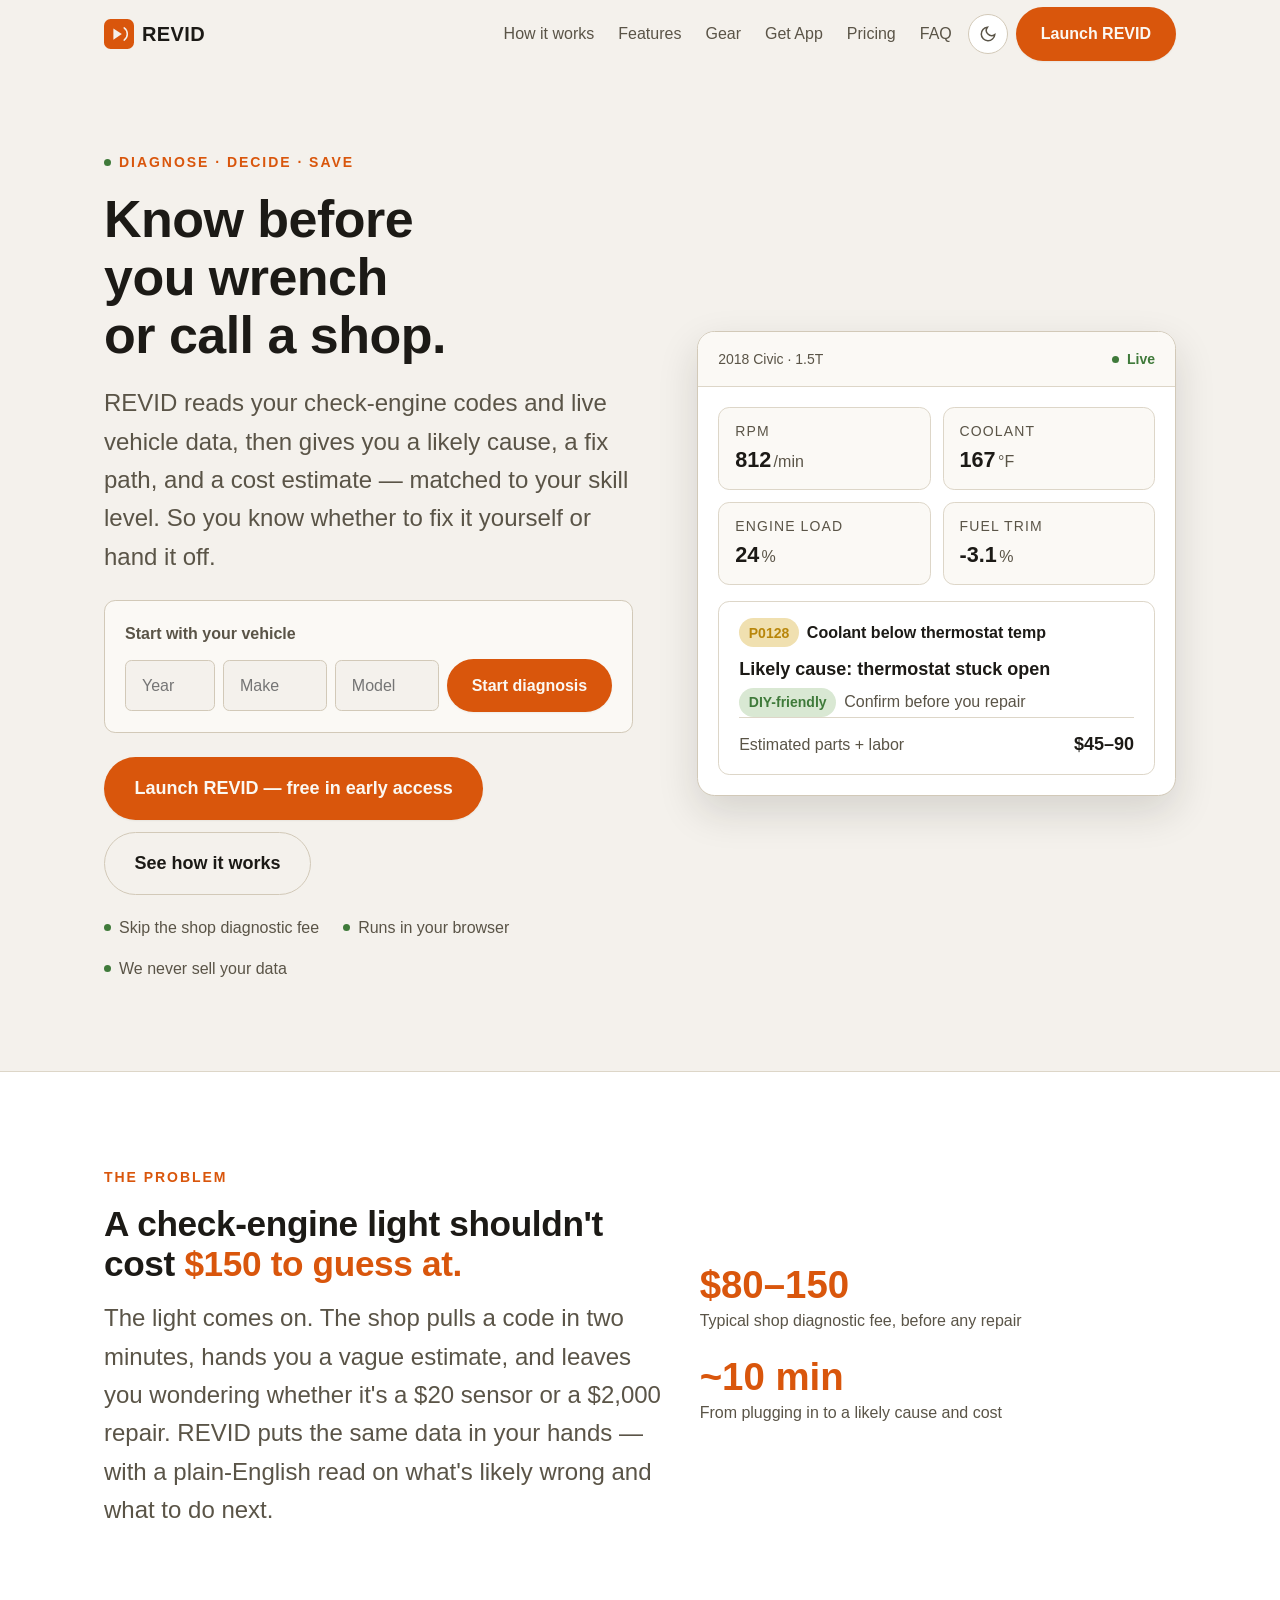
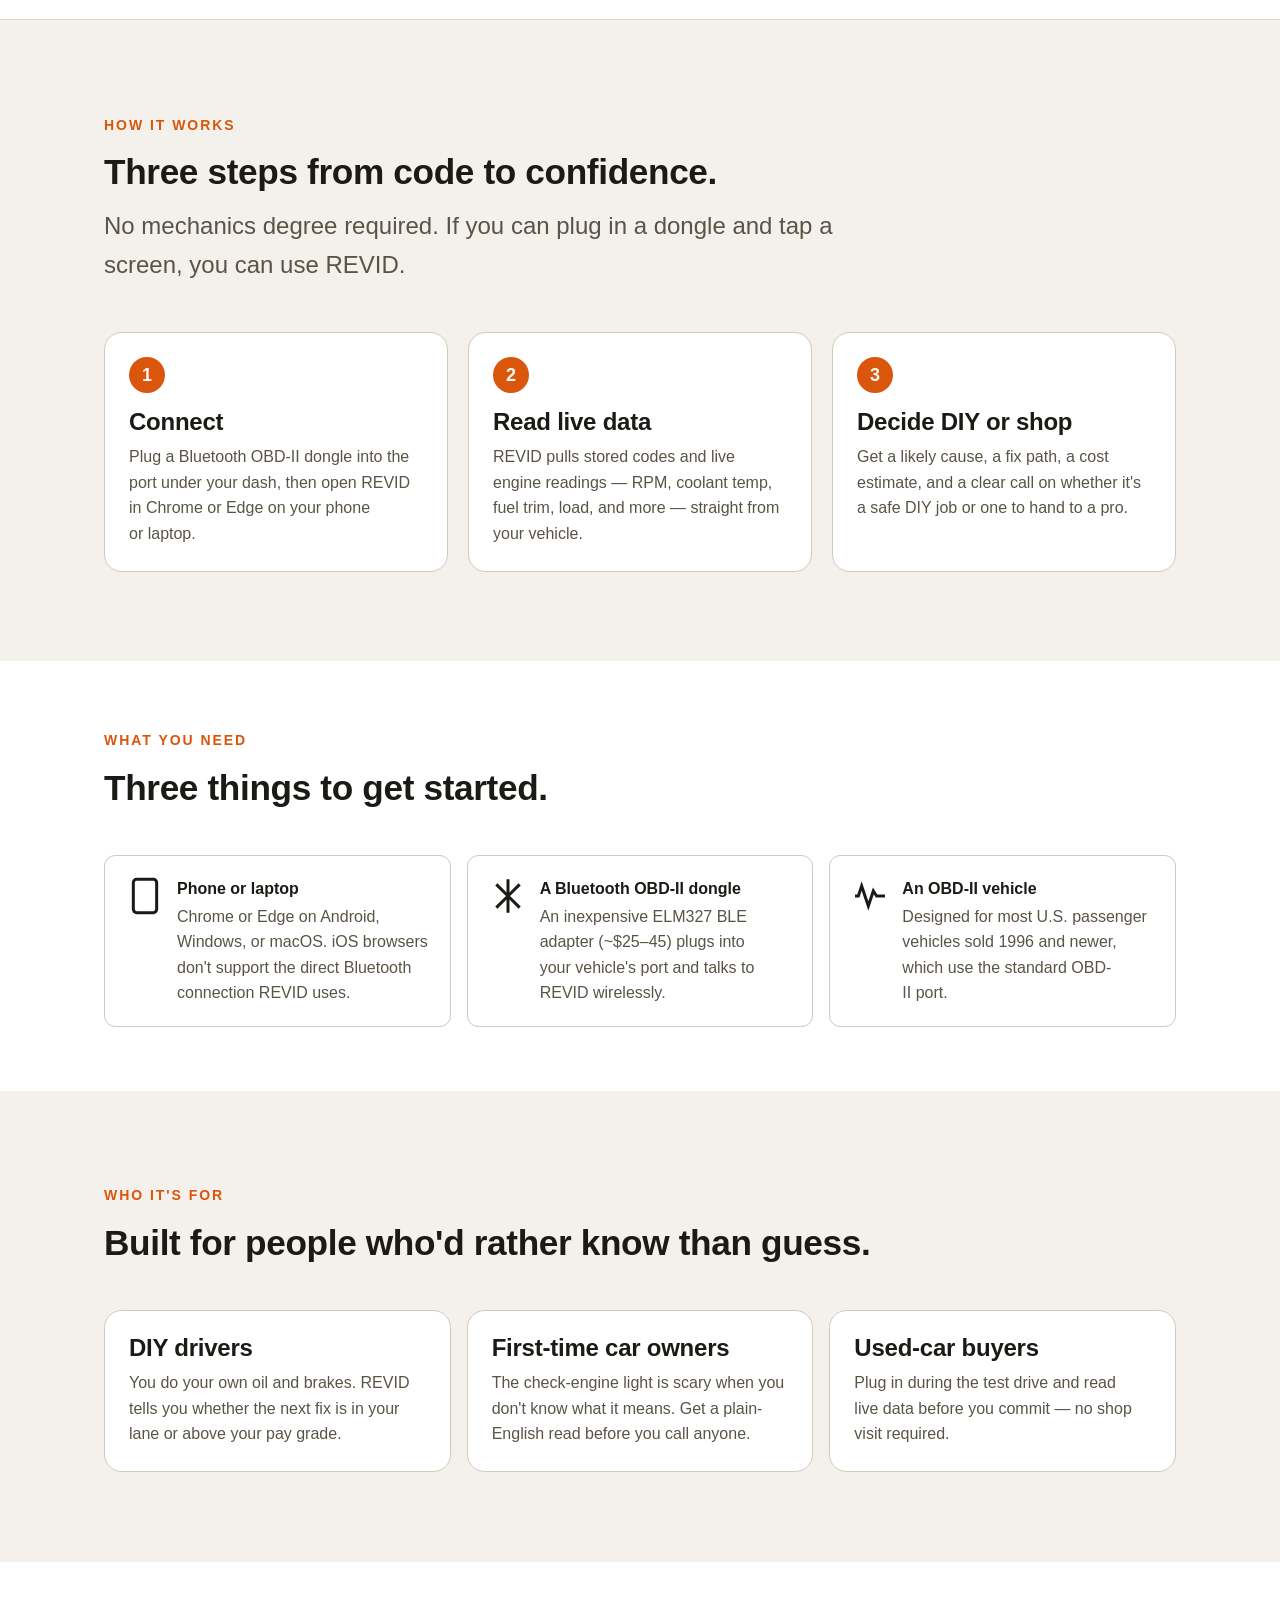
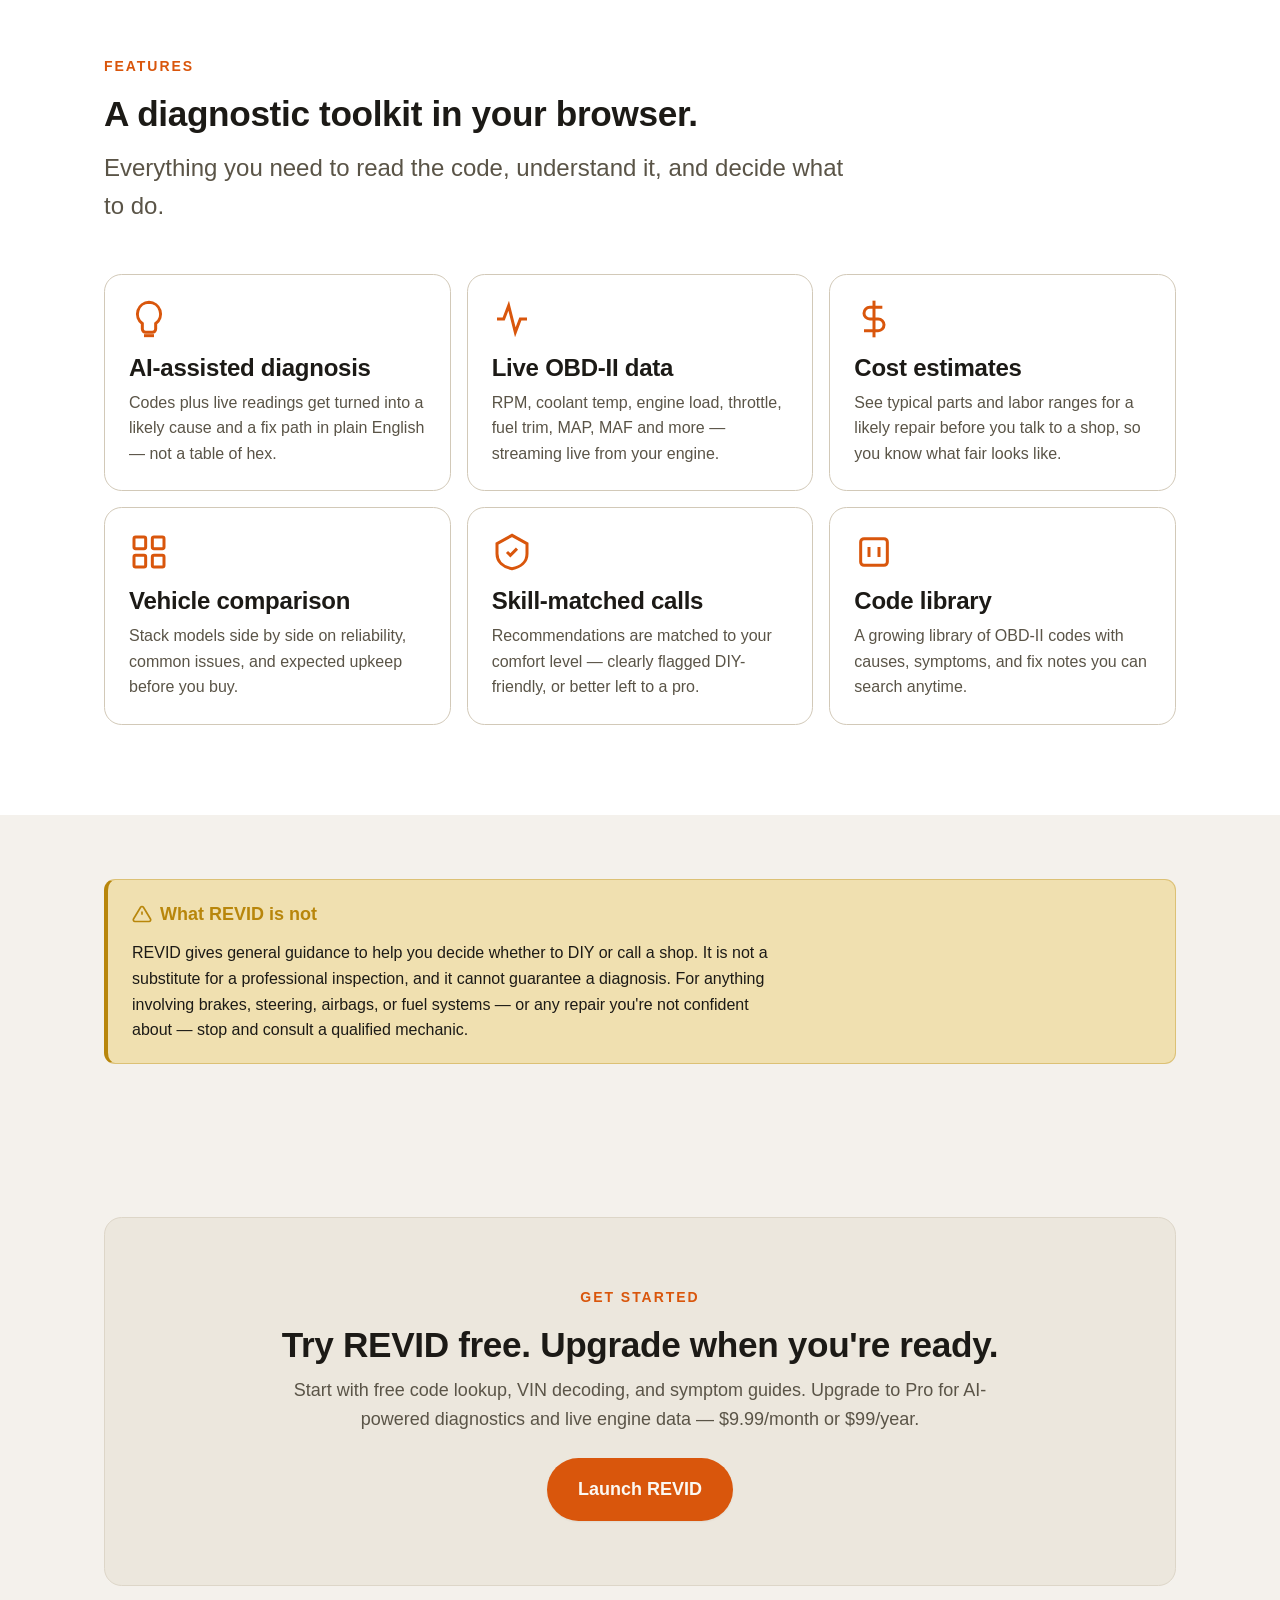
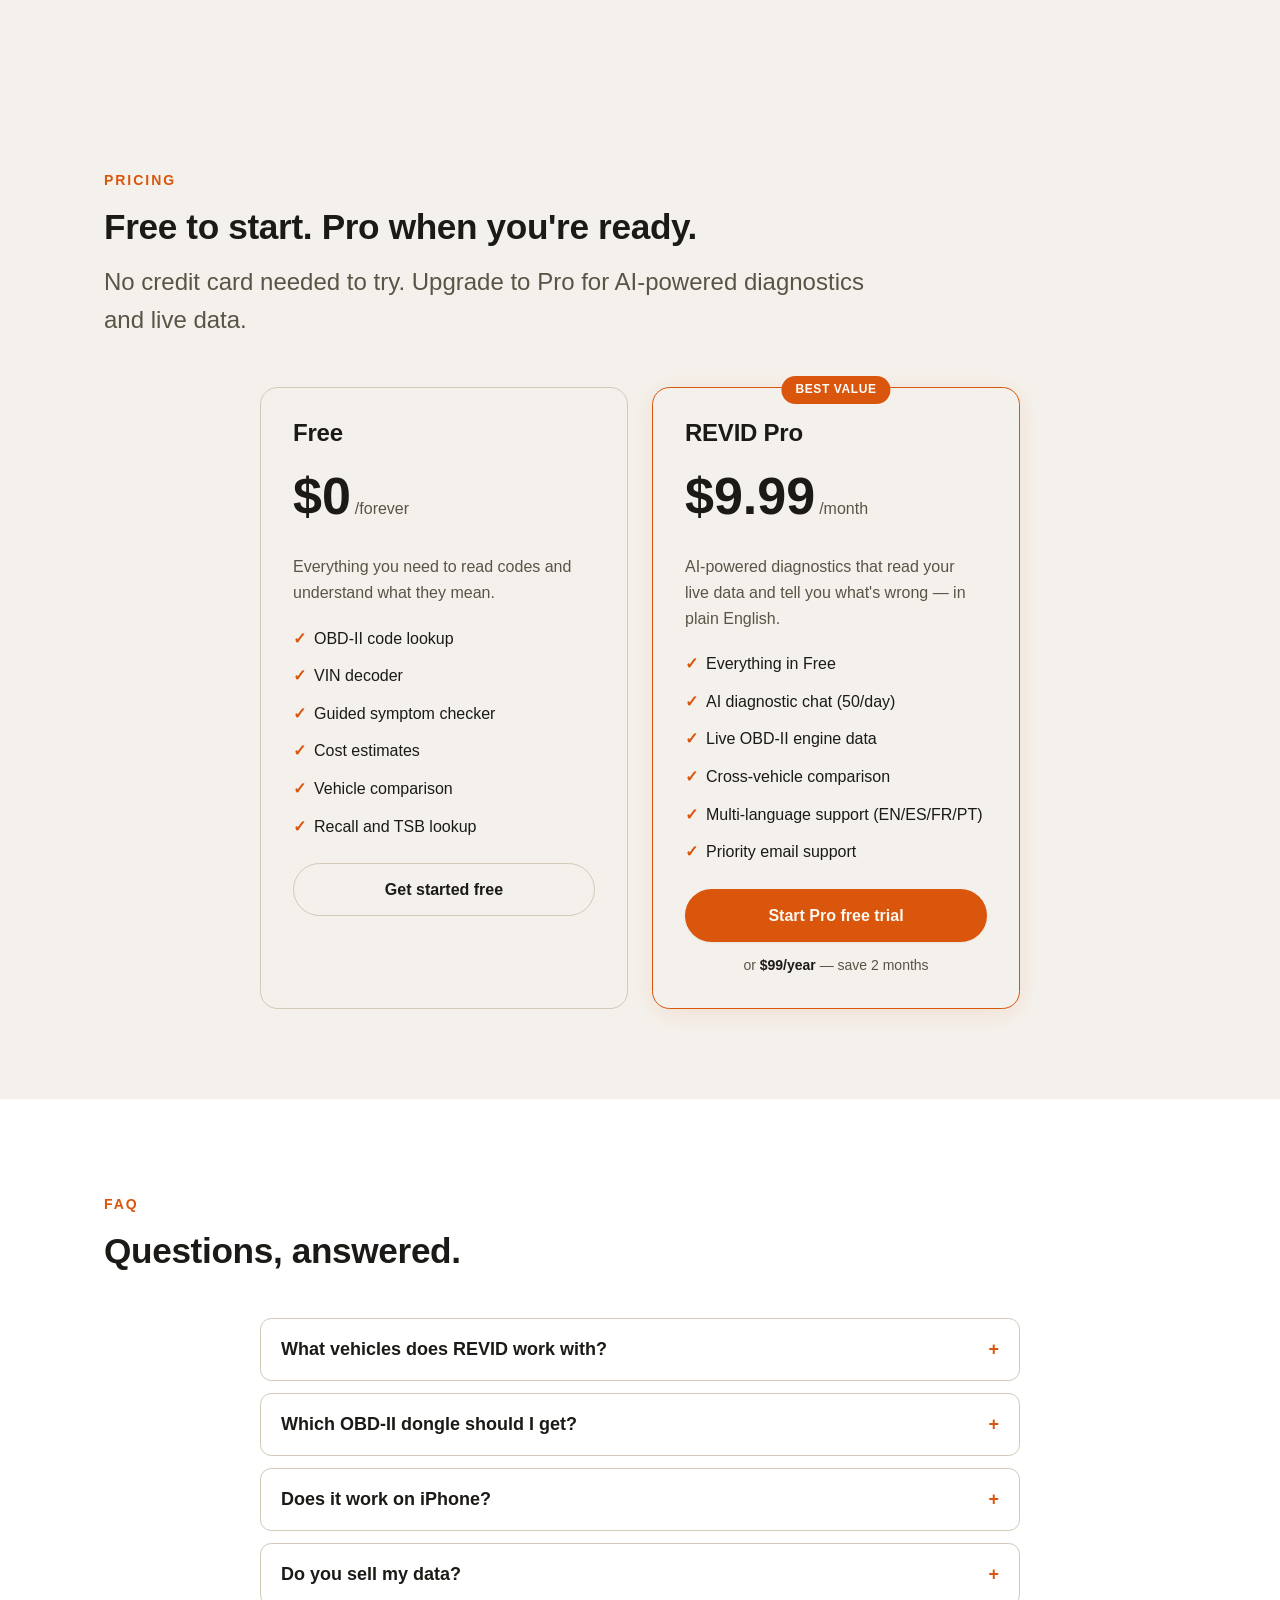
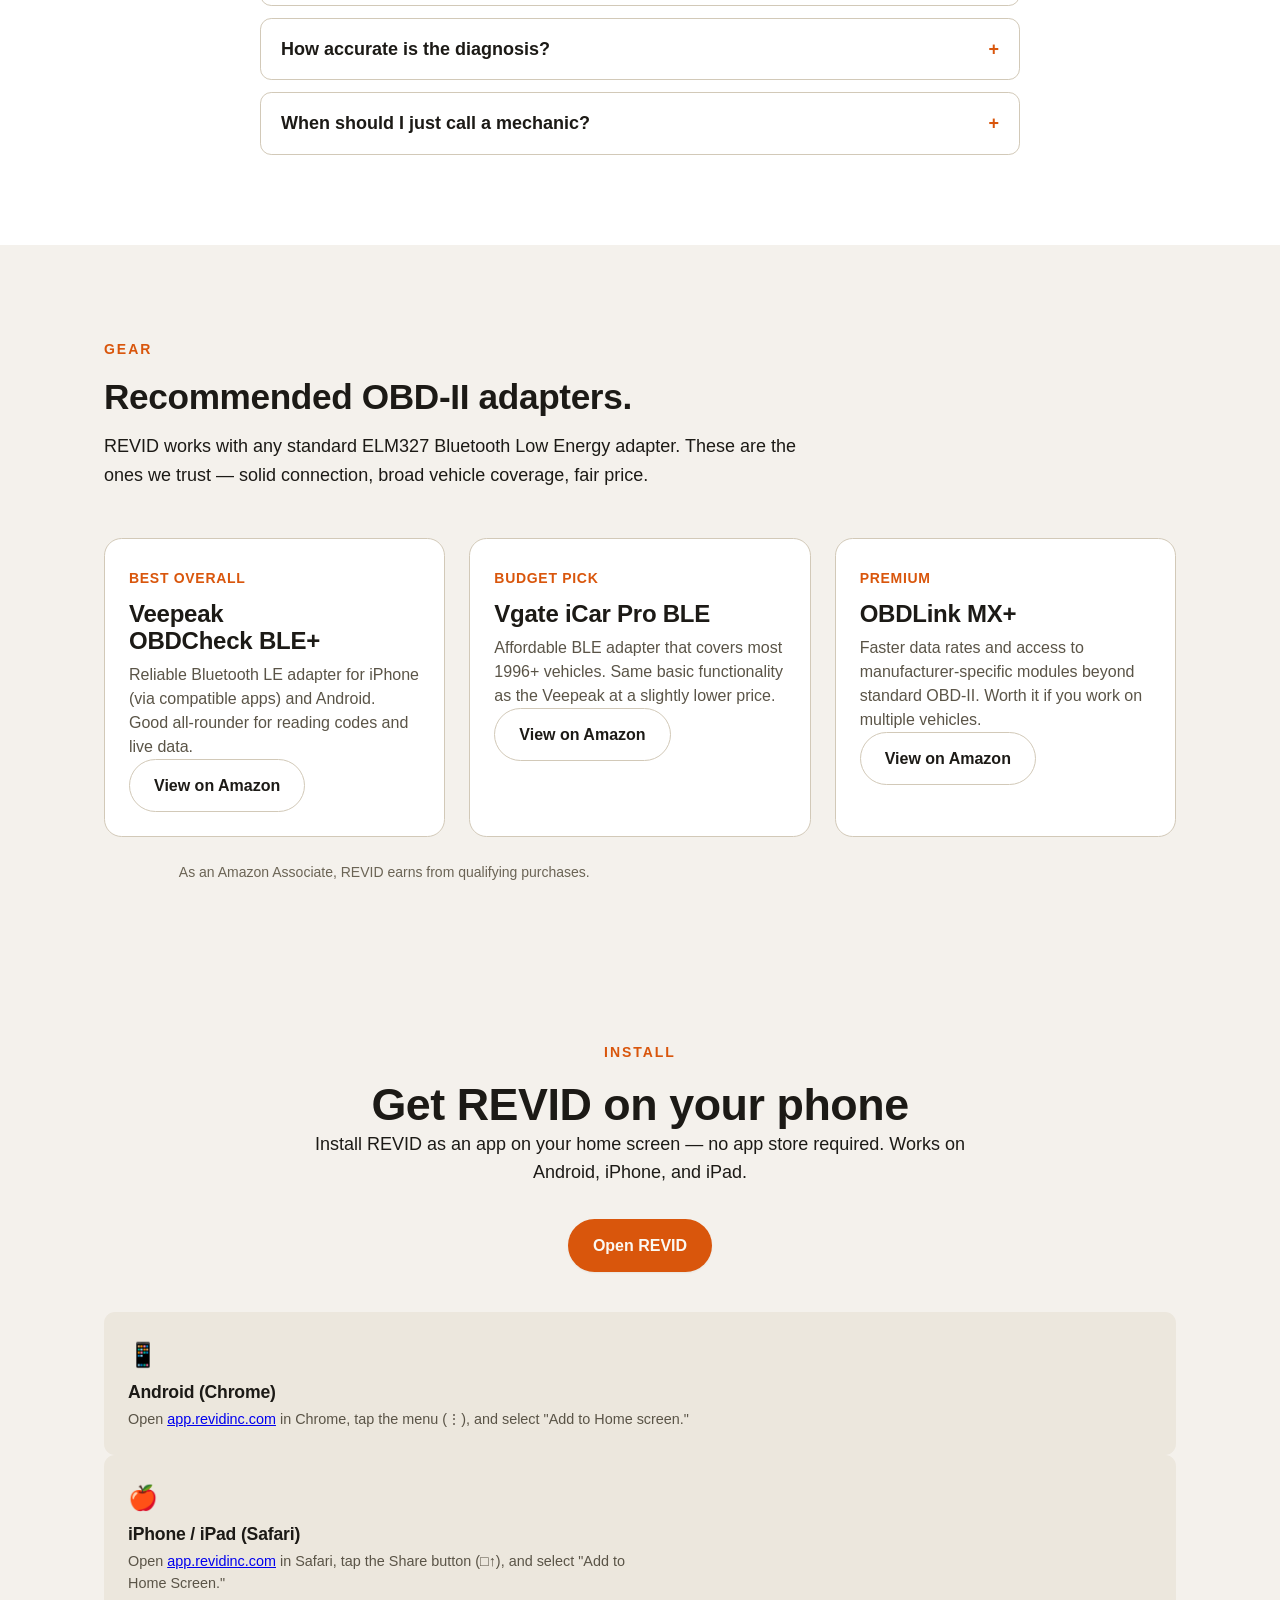
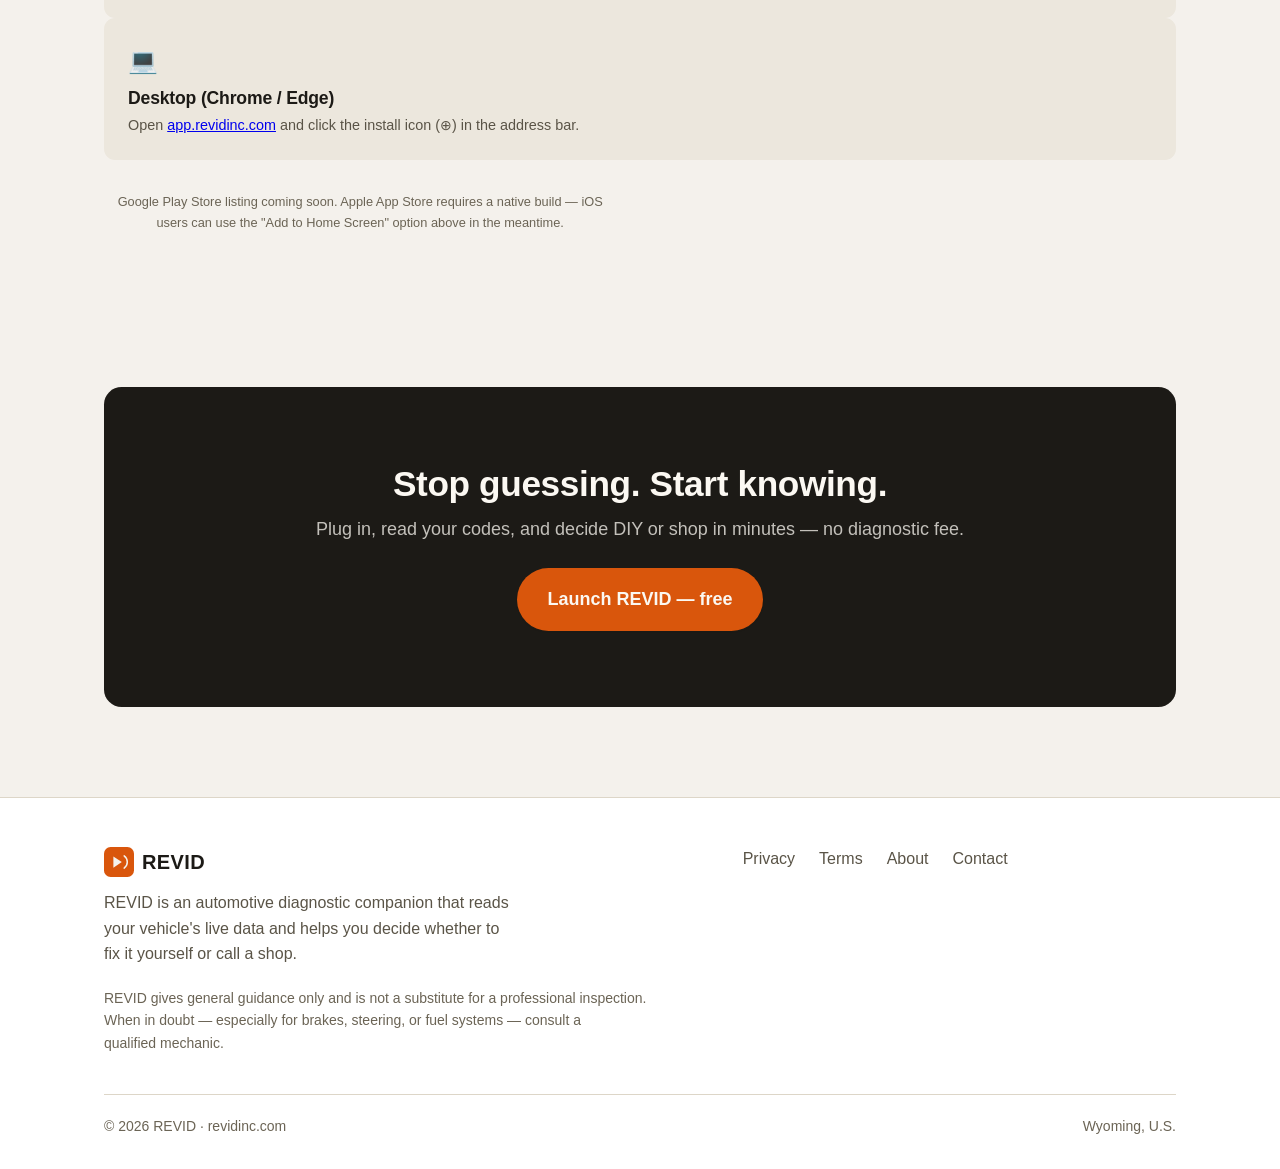
<file: index.html>
<!doctype html>
<html lang="en">
  <head>
    <meta charset="UTF-8" />
    <meta name="viewport" content="width=device-width, initial-scale=1.0" />
    <title>REVID — Know Before You Wrench or Call a Shop</title>
    <meta name="description" content="REVID reads your check-engine codes and live vehicle data, then gives you a likely cause, a fix path, and a cost estimate matched to your skill — so you know whether to DIY or call a shop." />
    <meta name="theme-color" content="#d9560c" />
    <meta property="og:title" content="REVID — Know Before You Wrench or Call a Shop" />
    <meta property="og:description" content="Read your check-engine codes and live vehicle data, get a likely cause, a fix path, and a cost estimate matched to your skill." />
    <meta property="og:type" content="website" />
    <meta property="og:url" content="https://revidinc.com/" />
    <meta property="og:site_name" content="REVID" />
    <meta name="twitter:card" content="summary_large_image" />
    <meta name="twitter:title" content="REVID — Know Before You Wrench or Call a Shop" />
    <meta name="twitter:description" content="Read your check-engine codes and live vehicle data, get a likely cause, a fix path, and a cost estimate matched to your skill." />
    <link rel="canonical" href="https://revidinc.com/" />
    <link rel="icon" type="image/svg+xml" href="data:image/svg+xml,%3Csvg xmlns='http://www.w3.org/2000/svg' viewBox='0 0 32 32'%3E%3Crect width='32' height='32' rx='7' fill='%23E8600A'/%3E%3Cpath d='M10 22V10l9 6-9 6z' fill='%23151311'/%3E%3Cpath d='M21.5 9.5a8 8 0 010 13' stroke='%23151311' stroke-width='1.6' stroke-linecap='round' fill='none'/%3E%3C/svg%3E" />
    <link rel="preconnect" href="https://fonts.googleapis.com" />
    <link rel="preconnect" href="https://fonts.gstatic.com" crossorigin />
    <link rel="preconnect" href="https://api.fontshare.com" crossorigin />
    <link href="https://api.fontshare.com/v2/css?f[]=cabinet-grotesk@700,500,800&f[]=general-sans@400,500,600,700&display=swap" rel="stylesheet" />
    <link rel="stylesheet" href="base.css" />
    <link rel="stylesheet" href="style.css" />
    <!-- Google AdSense -->
    <script async src="https://pagead2.googlesyndication.com/pagead/js/adsbygoogle.js?client=ca-pub-5418498162110114"
      crossorigin="anonymous"></script>
  </head>
  <body>
    <a href="#main" class="sr-only" style="position:absolute;left:-9999px;top:0;z-index:100;">Skip to content</a>

    <header class="header" id="header">
      <div class="container header__inner">
        <a class="brand" href="index.html" aria-label="REVID home">
          <svg class="brand-mark" viewBox="0 0 32 32" fill="none" aria-hidden="true">
            <rect width="32" height="32" rx="7" fill="var(--color-primary)"/>
            <path d="M10 22V10l9 6-9 6z" fill="var(--color-bg)"/>
            <path d="M21.5 9.5a8 8 0 010 13" stroke="var(--color-bg)" stroke-width="1.6" stroke-linecap="round" fill="none"/>
          </svg>
          <span class="brand-name">REVID</span>
        </a>
        <nav class="header__nav" aria-label="Primary">
          <a href="#how">How it works</a>
          <a href="#features">Features</a>
          <a href="#gear">Gear</a>
          <a href="#get-app">Get App</a>
          <a href="#pricing">Pricing</a>
          <a href="#faq">FAQ</a>
        </nav>
        <div class="header__actions">
          <button class="theme-toggle" type="button" data-theme-toggle aria-label="Switch to dark mode">
            <svg width="18" height="18" viewBox="0 0 24 24" fill="none" stroke="currentColor" stroke-width="2"><path d="M21 12.79A9 9 0 1 1 11.21 3 7 7 0 0 0 21 12.79z"/></svg>
          </button>
          <a class="btn btn--primary" href="https://app.revidinc.com" target="_blank" rel="noopener noreferrer">Launch REVID</a>
        </div>
      </div>
    </header>

    <main id="main">
      <!-- HERO -->
      <section class="hero">
        <div class="container">
          <div class="hero__grid">
            <div data-reveal>
              <p class="eyebrow"><span class="dot"></span> Diagnose · Decide · Save</p>
              <h1 class="hero__title">Know before you wrench or call a shop.</h1>
              <p class="hero__sub">REVID reads your check-engine codes and live vehicle data, then gives you a likely cause, a fix path, and a cost estimate — matched to your skill level. So you know whether to fix it yourself or hand it off.</p>
              <form class="vehicle-gate" id="vehicle-gate" onsubmit="return redirectToApp(event)">
                <p class="vehicle-gate__label">Start with your vehicle</p>
                <div class="vehicle-gate__inputs">
                  <input type="text" id="vg-year" inputmode="numeric" placeholder="Year" maxlength="4" class="vehicle-gate__input vehicle-gate__input--year" required />
                  <input type="text" id="vg-make" placeholder="Make" class="vehicle-gate__input" required />
                  <input type="text" id="vg-model" placeholder="Model" class="vehicle-gate__input" required />
                  <button type="submit" class="btn btn--primary">Start diagnosis</button>
                </div>
              </form>
              <div class="hero__cta">
                <a class="btn btn--primary btn--lg" href="https://app.revidinc.com" target="_blank" rel="noopener noreferrer">Launch REVID — free in early access</a>
                <a class="btn btn--ghost btn--lg" href="#how">See how it works</a>
              </div>
              <ul class="hero__trust" role="list">
                <li><span class="dot"></span> Skip the shop diagnostic fee</li>
                <li><span class="dot"></span> Runs in your browser</li>
                <li><span class="dot"></span> We never sell your data</li>
              </ul>
            </div>

            <!-- Mock diagnostic dashboard -->
            <div data-reveal>
              <div class="dash" role="img" aria-label="REVID diagnostic dashboard showing live engine readings and a likely cause">
                <div class="dash__bar">
                  <span class="dash__vin">2018 Civic · 1.5T</span>
                  <span class="dash__live"><span class="dot"></span> Live</span>
                </div>
                <div class="dash__body">
                  <div class="gauges">
                    <div class="gauge">
                      <div class="gauge__label">RPM</div>
                      <div class="gauge__value">812<span class="gauge__unit">/min</span></div>
                    </div>
                    <div class="gauge">
                      <div class="gauge__label">Coolant</div>
                      <div class="gauge__value">167<span class="gauge__unit">°F</span></div>
                    </div>
                    <div class="gauge">
                      <div class="gauge__label">Engine load</div>
                      <div class="gauge__value">24<span class="gauge__unit">%</span></div>
                    </div>
                    <div class="gauge">
                      <div class="gauge__label">Fuel trim</div>
                      <div class="gauge__value">-3.1<span class="gauge__unit">%</span></div>
                    </div>
                  </div>
                  <div class="diag">
                    <div class="diag__head">
                      <span class="chip chip--warn">P0128</span> Coolant below thermostat temp
                    </div>
                    <p class="diag__cause">Likely cause: thermostat stuck open</p>
                    <p class="diag__verdict"><span class="chip chip--ok">DIY-friendly</span> Confirm before you repair</p>
                    <div class="cost">
                      <span class="cost__label">Estimated parts + labor</span>
                      <span class="cost__value">$45–90</span>
                    </div>
                  </div>
                </div>
              </div>
            </div>
          </div>
        </div>
      </section>

      <!-- PROBLEM -->
      <section class="section problem">
        <div class="container">
          <div class="problem__grid">
            <div data-reveal>
              <p class="eyebrow">The problem</p>
              <h2 class="problem__title">A check-engine light shouldn't cost <em>$150 to guess at.</em></h2>
              <p class="section-lead" style="margin-top:var(--space-4)">The light comes on. The shop pulls a code in two minutes, hands you a vague estimate, and leaves you wondering whether it's a $20 sensor or a $2,000 repair. REVID puts the same data in your hands — with a plain-English read on what's likely wrong and what to do next.</p>
            </div>
            <div data-reveal style="display:grid;gap:var(--space-6);align-content:center">
              <div class="stat">
                <span class="stat__num">$80–150</span>
                <span class="stat__cap">Typical shop diagnostic fee, before any repair</span>
              </div>
              <div class="stat">
                <span class="stat__num">~10 min</span>
                <span class="stat__cap">From plugging in to a likely cause and cost</span>
              </div>
            </div>
          </div>
        </div>
      </section>

      <!-- HOW IT WORKS -->
      <section class="section" id="how">
        <div class="container">
          <div class="section-head" data-reveal>
            <p class="eyebrow">How it works</p>
            <h2 class="section-title">Three steps from code to confidence.</h2>
            <p class="section-lead">No mechanics degree required. If you can plug in a dongle and tap a screen, you can use REVID.</p>
          </div>
          <ol class="steps" role="list">
            <li class="step" data-reveal>
              <span class="step__num">1</span>
              <h3 class="step__title">Connect</h3>
              <p class="step__text">Plug a Bluetooth OBD-II dongle into the port under your dash, then open REVID in Chrome or Edge on your phone or laptop.</p>
            </li>
            <li class="step" data-reveal>
              <span class="step__num">2</span>
              <h3 class="step__title">Read live data</h3>
              <p class="step__text">REVID pulls stored codes and live engine readings — RPM, coolant temp, fuel trim, load, and more — straight from your vehicle.</p>
            </li>
            <li class="step" data-reveal>
              <span class="step__num">3</span>
              <h3 class="step__title">Decide DIY or shop</h3>
              <p class="step__text">Get a likely cause, a fix path, a cost estimate, and a clear call on whether it's a safe DIY job or one to hand to a pro.</p>
            </li>
          </ol>
        </div>
      </section>

      <!-- WHAT YOU NEED -->
      <section class="section section--tight" style="background:var(--color-surface)">
        <div class="container">
          <div class="section-head" data-reveal>
            <p class="eyebrow">What you need</p>
            <h2 class="section-title">Three things to get started.</h2>
          </div>
          <div class="need">
            <div class="need__item" data-reveal>
              <svg class="need__icon" viewBox="0 0 24 24" fill="none" stroke="currentColor" stroke-width="1.8"><rect x="5" y="2" width="14" height="20" rx="2"/><line x1="12" y1="18" x2="12" y2="18"/></svg>
              <div>
                <p class="need__title">Phone or laptop</p>
                <p class="need__text">Chrome or Edge on Android, Windows, or macOS. iOS browsers don't support the direct Bluetooth connection REVID uses.</p>
              </div>
            </div>
            <div class="need__item" data-reveal>
              <svg class="need__icon" viewBox="0 0 24 24" fill="none" stroke="currentColor" stroke-width="1.8"><path d="M12 2v20M5 5l14 14M19 5L5 19"/></svg>
              <div>
                <p class="need__title">A Bluetooth OBD-II dongle</p>
                <p class="need__text">An inexpensive ELM327 BLE adapter (~$25–45) plugs into your vehicle's port and talks to REVID wirelessly.</p>
              </div>
            </div>
            <div class="need__item" data-reveal>
              <svg class="need__icon" viewBox="0 0 24 24" fill="none" stroke="currentColor" stroke-width="1.8"><path d="M3 12h2l2-6 4 12 3-9 2 3h5"/></svg>
              <div>
                <p class="need__title">An OBD-II vehicle</p>
                <p class="need__text">Designed for most U.S. passenger vehicles sold 1996 and newer, which use the standard OBD-II port.</p>
              </div>
            </div>
          </div>
        </div>
      </section>

      <!-- WHO IT'S FOR -->
      <section class="section" id="audience">
        <div class="container">
          <div class="section-head" data-reveal>
            <p class="eyebrow">Who it's for</p>
            <h2 class="section-title">Built for people who'd rather know than guess.</h2>
          </div>
          <div class="features">
            <div class="feature" data-reveal>
              <h3 class="feature__title">DIY drivers</h3>
              <p class="feature__text">You do your own oil and brakes. REVID tells you whether the next fix is in your lane or above your pay grade.</p>
            </div>
            <div class="feature" data-reveal>
              <h3 class="feature__title">First-time car owners</h3>
              <p class="feature__text">The check-engine light is scary when you don't know what it means. Get a plain-English read before you call anyone.</p>
            </div>
            <div class="feature" data-reveal>
              <h3 class="feature__title">Used-car buyers</h3>
              <p class="feature__text">Plug in during the test drive and read live data before you commit — no shop visit required.</p>
            </div>
          </div>
        </div>
      </section>

      <!-- FEATURES -->
      <section class="section" id="features" style="background:var(--color-surface)">
        <div class="container">
          <div class="section-head" data-reveal>
            <p class="eyebrow">Features</p>
            <h2 class="section-title">A diagnostic toolkit in your browser.</h2>
            <p class="section-lead">Everything you need to read the code, understand it, and decide what to do.</p>
          </div>
          <div class="features">
            <div class="feature" data-reveal>
              <svg class="feature__icon" viewBox="0 0 24 24" fill="none" stroke="currentColor" stroke-width="1.8"><path d="M12 2a7 7 0 0 0-4 12.7V18a2 2 0 0 0 2 2h4a2 2 0 0 0 2-2v-3.3A7 7 0 0 0 12 2z"/><line x1="9" y1="22" x2="15" y2="22"/></svg>
              <h3 class="feature__title">AI-assisted diagnosis</h3>
              <p class="feature__text">Codes plus live readings get turned into a likely cause and a fix path in plain English — not a table of hex.</p>
            </div>
            <div class="feature" data-reveal>
              <svg class="feature__icon" viewBox="0 0 24 24" fill="none" stroke="currentColor" stroke-width="1.8"><path d="M3 12h4l3-8 4 16 3-8h4"/></svg>
              <h3 class="feature__title">Live OBD-II data</h3>
              <p class="feature__text">RPM, coolant temp, engine load, throttle, fuel trim, MAP, MAF and more — streaming live from your engine.</p>
            </div>
            <div class="feature" data-reveal>
              <svg class="feature__icon" viewBox="0 0 24 24" fill="none" stroke="currentColor" stroke-width="1.8"><line x1="12" y1="1" x2="12" y2="23"/><path d="M17 5H9.5a3.5 3.5 0 0 0 0 7h5a3.5 3.5 0 0 1 0 7H6"/></svg>
              <h3 class="feature__title">Cost estimates</h3>
              <p class="feature__text">See typical parts and labor ranges for a likely repair before you talk to a shop, so you know what fair looks like.</p>
            </div>
            <div class="feature" data-reveal>
              <svg class="feature__icon" viewBox="0 0 24 24" fill="none" stroke="currentColor" stroke-width="1.8"><rect x="3" y="3" width="7" height="7" rx="1"/><rect x="14" y="3" width="7" height="7" rx="1"/><rect x="3" y="14" width="7" height="7" rx="1"/><rect x="14" y="14" width="7" height="7" rx="1"/></svg>
              <h3 class="feature__title">Vehicle comparison</h3>
              <p class="feature__text">Stack models side by side on reliability, common issues, and expected upkeep before you buy.</p>
            </div>
            <div class="feature" data-reveal>
              <svg class="feature__icon" viewBox="0 0 24 24" fill="none" stroke="currentColor" stroke-width="1.8"><path d="M12 2L3 7v6c0 5 3.8 8 9 9 5.2-1 9-4 9-9V7z"/><path d="M9 12l2 2 4-4"/></svg>
              <h3 class="feature__title">Skill-matched calls</h3>
              <p class="feature__text">Recommendations are matched to your comfort level — clearly flagged DIY-friendly, or better left to a pro.</p>
            </div>
            <div class="feature" data-reveal>
              <svg class="feature__icon" viewBox="0 0 24 24" fill="none" stroke="currentColor" stroke-width="1.8"><rect x="4" y="4" width="16" height="16" rx="2"/><line x1="9" y1="9" x2="9" y2="15"/><line x1="15" y1="9" x2="15" y2="15"/></svg>
              <h3 class="feature__title">Code library</h3>
              <p class="feature__text">A growing library of OBD-II codes with causes, symptoms, and fix notes you can search anytime.</p>
            </div>
          </div>
        </div>
      </section>

      <!-- WHAT REVID IS NOT -->
      <section class="section section--tight">
        <div class="container">
          <div class="callout" data-reveal>
            <p class="callout__title">
              <svg width="20" height="20" viewBox="0 0 24 24" fill="none" stroke="currentColor" stroke-width="2"><path d="M12 9v4M12 17h.01"/><path d="M10.3 3.9 1.8 18a2 2 0 0 0 1.7 3h17a2 2 0 0 0 1.7-3L13.7 3.9a2 2 0 0 0-3.4 0z"/></svg>
              What REVID is not
            </p>
            <p class="callout__text">REVID gives general guidance to help you decide whether to DIY or call a shop. It is not a substitute for a professional inspection, and it cannot guarantee a diagnosis. For anything involving brakes, steering, airbags, or fuel systems — or any repair you're not confident about — stop and consult a qualified mechanic.</p>
          </div>
        </div>
      </section>

      <!-- EARLY ACCESS -->
      <section class="section">
        <div class="container">
          <div class="band" data-reveal>
            <p class="eyebrow">Get started</p>
            <h2 class="band__title">Try REVID free. Upgrade when you're ready.</h2>
            <p class="band__text">Start with free code lookup, VIN decoding, and symptom guides. Upgrade to Pro for AI-powered diagnostics and live engine data — $9.99/month or $99/year.</p>
            <a class="btn btn--primary btn--lg" href="https://app.revidinc.com" target="_blank" rel="noopener noreferrer">Launch REVID</a>
          </div>
        </div>
      </section>

      <!-- PRICING -->
      <section class="section" id="pricing">
        <div class="container">
          <div class="section-head" data-reveal>
            <p class="eyebrow">Pricing</p>
            <h2 class="section-title">Free to start. Pro when you're ready.</h2>
            <p class="section-lead">No credit card needed to try. Upgrade to Pro for AI-powered diagnostics and live data.</p>
          </div>
          <div class="pricing">
            <div class="pricing__card" data-reveal>
              <div class="pricing__head">
                <h3 class="pricing__name">Free</h3>
                <div class="pricing__price"><span class="pricing__amount">$0</span><span class="pricing__per">/forever</span></div>
              </div>
              <p class="pricing__blurb">Everything you need to read codes and understand what they mean.</p>
              <ul class="pricing__list" role="list">
                <li><span class="check">✓</span> OBD-II code lookup</li>
                <li><span class="check">✓</span> VIN decoder</li>
                <li><span class="check">✓</span> Guided symptom checker</li>
                <li><span class="check">✓</span> Cost estimates</li>
                <li><span class="check">✓</span> Vehicle comparison</li>
                <li><span class="check">✓</span> Recall and TSB lookup</li>
              </ul>
              <a class="btn btn--ghost btn--block" href="https://app.revidinc.com" target="_blank" rel="noopener noreferrer">Get started free</a>
            </div>
            <div class="pricing__card pricing__card--featured" data-reveal>
              <div class="pricing__badge">Best value</div>
              <div class="pricing__head">
                <h3 class="pricing__name">REVID Pro</h3>
                <div class="pricing__price"><span class="pricing__amount">$9.99</span><span class="pricing__per">/month</span></div>
              </div>
              <p class="pricing__blurb">AI-powered diagnostics that read your live data and tell you what's wrong — in plain English.</p>
              <ul class="pricing__list" role="list">
                <li><span class="check">✓</span> Everything in Free</li>
                <li><span class="check">✓</span> AI diagnostic chat (50/day)</li>
                <li><span class="check">✓</span> Live OBD-II engine data</li>
                <li><span class="check">✓</span> Cross-vehicle comparison</li>
                <li><span class="check">✓</span> Multi-language support (EN/ES/FR/PT)</li>
                <li><span class="check">✓</span> Priority email support</li>
              </ul>
              <a class="btn btn--primary btn--block" href="https://app.revidinc.com" target="_blank" rel="noopener noreferrer">Start Pro free trial</a>
              <p class="pricing__annual">or <strong>$99/year</strong> — save 2 months</p>
            </div>
          </div>
        </div>
      </section>

      <!-- FAQ -->
      <section class="section" id="faq" style="background:var(--color-surface)">
        <div class="container">
          <div class="section-head" data-reveal>
            <p class="eyebrow">FAQ</p>
            <h2 class="section-title">Questions, answered.</h2>
          </div>
          <div class="faq">
            <details data-reveal>
              <summary>What vehicles does REVID work with?</summary>
              <p class="faq__a">REVID is designed for most U.S. passenger vehicles from 1996 and newer, which use the standard OBD-II port. Heavy-duty diesel and some hybrid/electric powertrains may report differently; compatibility varies by vehicle and adapter.</p>
            </details>
            <details data-reveal>
              <summary>Which OBD-II dongle should I get?</summary>
              <p class="faq__a">Any inexpensive ELM327 Bluetooth Low Energy (BLE) adapter works. Expect to spend roughly $25–45. Avoid Wi-Fi-only or cheap no-name adapters that don't follow the BLE standard — pairing and live data can be unreliable.</p>
            </details>
            <details data-reveal>
              <summary>Does it work on iPhone?</summary>
              <p class="faq__a">REVID uses direct browser Bluetooth, which Chrome and Edge on Android, Windows, and macOS support. iOS browsers don't currently support this connection, so use an Android device or a laptop instead.</p>
            </details>
            <details data-reveal>
              <summary>Do you sell my data?</summary>
              <p class="faq__a">No. We don't sell your personal or vehicle data. You can read the full details in our <a href="privacy.html">Privacy Policy</a>.</p>
            </details>
            <details data-reveal>
              <summary>How accurate is the diagnosis?</summary>
              <p class="faq__a">REVID turns your live data and codes into a likely cause and fix path — it's guidance, not a guarantee. Always confirm with a professional before spending on parts, especially for safety-critical systems.</p>
            </details>
            <details data-reveal>
              <summary>When should I just call a mechanic?</summary>
              <p class="faq__a">For brakes, steering, airbags, fuel systems, or any repair you're not confident about — call a qualified mechanic. REVID helps you know when a job is beyond your comfort level.</p>
            </details>
          </div>
        </div>
      </section>

      <!-- RECOMMENDED GEAR -->
      <section class="section" id="gear">
        <div class="container">
          <div class="section-head" data-reveal>
            <p class="eyebrow">Gear</p>
            <h2 class="section-title">Recommended OBD-II adapters.</h2>
            <p class="section-sub">REVID works with any standard ELM327 Bluetooth Low Energy adapter. These are the ones we trust — solid connection, broad vehicle coverage, fair price.</p>
          </div>
          <div class="gear-grid">
            <!-- AFFILIATE LINKS: Once you're an Amazon Associate, paste your
                 tagged links into the href attributes below and remove the
                 data-no-affiliate class. The disclosure line appears
                 automatically once at least one link is tagged. -->
            <div class="gear-card" data-reveal>
              <div class="gear-card__badge">Best overall</div>
              <h3 class="gear-card__name">Veepeak OBDCheck BLE+</h3>
              <p class="gear-card__desc">Reliable Bluetooth LE adapter for iPhone (via compatible apps) and Android. Good all-rounder for reading codes and live data.</p>
              <a class="btn btn--ghost" href="https://www.amazon.com/dp/B076XVQMVS?tag=Zman0c-20" target="_blank" rel="nofollow noopener sponsored">View on Amazon</a>
            </div>
            <div class="gear-card" data-reveal>
              <div class="gear-card__badge">Budget pick</div>
              <h3 class="gear-card__name">Vgate iCar Pro BLE</h3>
              <p class="gear-card__desc">Affordable BLE adapter that covers most 1996+ vehicles. Same basic functionality as the Veepeak at a slightly lower price.</p>
              <a class="btn btn--ghost" href="https://www.amazon.com/dp/B06XGB4873?tag=Zman0c-20" target="_blank" rel="nofollow noopener sponsored">View on Amazon</a>
            </div>
            <div class="gear-card" data-reveal>
              <div class="gear-card__badge">Premium</div>
              <h3 class="gear-card__name">OBDLink MX+</h3>
              <p class="gear-card__desc">Faster data rates and access to manufacturer-specific modules beyond standard OBD-II. Worth it if you work on multiple vehicles.</p>
              <a class="btn btn--ghost" href="https://www.amazon.com/dp/B07JFRFJG6?tag=Zman0c-20" target="_blank" rel="nofollow noopener sponsored">View on Amazon</a>
            </div>
          </div>
          <p class="affiliate-note">As an Amazon Associate, REVID earns from qualifying purchases.</p>
        </div>
      </section>

      <!-- GET THE APP -->
      <section class="section section--tight" id="get-app">
        <div class="container container--narrow" style="text-align: center;">
          <p class="eyebrow" data-reveal>Install</p>
          <h2 class="title" style="font-size: clamp(1.8rem, 4vw, 2.8rem);" data-reveal>Get REVID on your phone</h2>
          <p class="lead" style="margin-inline: auto; max-width: 42rem; margin-bottom: 2rem;" data-reveal>Install REVID as an app on your home screen — no app store required. Works on Android, iPhone, and iPad.</p>
          <div data-reveal style="display: flex; flex-wrap: wrap; gap: 1rem; justify-content: center; margin-bottom: 2.5rem;">
            <a class="btn btn--primary" href="https://app.revidinc.com" target="_blank" rel="noopener">Open REVID</a>
          </div>
          <div class="grid grid--3" style="gap: 1.5rem; text-align: left;">
            <div data-reveal style="padding: 1.5rem; background: var(--color-surface-offset); border-radius: var(--radius-md);">
              <div style="font-size: 1.5rem; margin-bottom: 0.5rem;">📱</div>
              <h3 style="font-size: 1.1rem; margin-bottom: 0.4rem;">Android (Chrome)</h3>
              <p style="font-size: 0.9rem; color: var(--color-text-muted); line-height: 1.5;">Open <a href="https://app.revidinc.com" target="_blank" rel="noopener">app.revidinc.com</a> in Chrome, tap the menu (⋮), and select "Add to Home screen."</p>
            </div>
            <div data-reveal style="padding: 1.5rem; background: var(--color-surface-offset); border-radius: var(--radius-md);">
              <div style="font-size: 1.5rem; margin-bottom: 0.5rem;">🍎</div>
              <h3 style="font-size: 1.1rem; margin-bottom: 0.4rem;">iPhone / iPad (Safari)</h3>
              <p style="font-size: 0.9rem; color: var(--color-text-muted); line-height: 1.5;">Open <a href="https://app.revidinc.com" target="_blank" rel="noopener">app.revidinc.com</a> in Safari, tap the Share button (□↑), and select "Add to Home Screen."</p>
            </div>
            <div data-reveal style="padding: 1.5rem; background: var(--color-surface-offset); border-radius: var(--radius-md);">
              <div style="font-size: 1.5rem; margin-bottom: 0.5rem;">💻</div>
              <h3 style="font-size: 1.1rem; margin-bottom: 0.4rem;">Desktop (Chrome / Edge)</h3>
              <p style="font-size: 0.9rem; color: var(--color-text-muted); line-height: 1.5;">Open <a href="https://app.revidinc.com" target="_blank" rel="noopener">app.revidinc.com</a> and click the install icon (⊕) in the address bar.</p>
            </div>
          </div>
          <p style="font-size: 0.8rem; color: var(--color-text-faint); margin-top: 2rem;" data-reveal>Google Play Store listing coming soon. Apple App Store requires a native build — iOS users can use the "Add to Home Screen" option above in the meantime.</p>
        </div>
      </section>

      <!-- CTA BAND -->
      <section class="section">
        <div class="container">
          <div class="cta-band" data-reveal>
            <h2 class="cta-band__title">Stop guessing. Start knowing.</h2>
            <p class="cta-band__text">Plug in, read your codes, and decide DIY or shop in minutes — no diagnostic fee.</p>
            <a class="btn btn--primary btn--lg" href="https://app.revidinc.com" target="_blank" rel="noopener noreferrer">Launch REVID — free</a>
          </div>
        </div>
      </section>
    </main>

    <footer class="footer">
      <div class="container">
        <div class="footer__grid">
          <div>
            <a class="footer__brand brand" href="index.html" aria-label="REVID home">
              <svg class="brand-mark" viewBox="0 0 32 32" fill="none" aria-hidden="true">
                <rect width="32" height="32" rx="7" fill="var(--color-primary)"/>
                <path d="M10 22V10l9 6-9 6z" fill="var(--color-bg)"/>
                <path d="M21.5 9.5a8 8 0 010 13" stroke="var(--color-bg)" stroke-width="1.6" stroke-linecap="round" fill="none"/>
              </svg>
              <span class="brand-name">REVID</span>
            </a>
            <p class="footer__about">REVID is an automotive diagnostic companion that reads your vehicle's live data and helps you decide whether to fix it yourself or call a shop.</p>
          </div>
          <nav class="footer__links" aria-label="Legal and company">
            <a href="privacy.html">Privacy</a>
            <a href="terms.html">Terms</a>
            <a href="about.html">About</a>
            <a href="contact.html">Contact</a>
          </nav>
        </div>
        <p class="footer__disclaimer">REVID gives general guidance only and is not a substitute for a professional inspection. When in doubt — especially for brakes, steering, or fuel systems — consult a qualified mechanic.</p>
        <div class="footer__bottom">
          <span>© 2026 REVID · revidinc.com</span>
          <span>Wyoming, U.S.</span>
        </div>
      </div>
    </footer>

    <script>
      // Theme toggle
      (function () {
        var root = document.documentElement;
        var t = document.querySelector('[data-theme-toggle]');
        var d = matchMedia('(prefers-color-scheme:dark)').matches ? 'dark' : 'light';
        root.setAttribute('data-theme', d);
        if (t) {
          t.addEventListener('click', function () {
            d = d === 'dark' ? 'light' : 'dark';
            root.setAttribute('data-theme', d);
            t.setAttribute('aria-label', 'Switch to ' + (d === 'dark' ? 'light' : 'dark') + ' mode');
          });
        }
      })();

      // Header shadow on scroll
      (function () {
        var h = document.getElementById('header');
        var onScroll = function () { if (window.scrollY > 8) h.classList.add('is-scrolled'); else h.classList.remove('is-scrolled'); };
        onScroll();
        window.addEventListener('scroll', onScroll, { passive: true });
      })();

      // Reveal on scroll (progressive enhancement — content always visible)
      (function () {
        var els = document.querySelectorAll('[data-reveal]');
        if (!els.length) return;
        if (!('IntersectionObserver' in window)) return;
        var io = new IntersectionObserver(function (entries) {
          entries.forEach(function (en) { if (en.isIntersecting) { en.target.classList.add('in'); io.unobserve(en.target); } });
        }, { threshold: 0.12, rootMargin: '0px 0px -8% 0px' });
        els.forEach(function (e) { io.observe(e); });
      })();

      // Vehicle gate redirect to app with vehicle pre-filled
      function redirectToApp(e) {
        e.preventDefault();
        var year = document.getElementById('vg-year').value.trim();
        var make = document.getElementById('vg-make').value.trim();
        var model = document.getElementById('vg-model').value.trim();
        if (!year || !make || !model) return false;
        var vehicle = encodeURIComponent(year + ' ' + make + ' ' + model);
        window.open('https://app.revidinc.com/?vehicle=' + vehicle, '_blank', 'noopener');
        return false;
      }
    </script>
  </body>
</html>
</file>
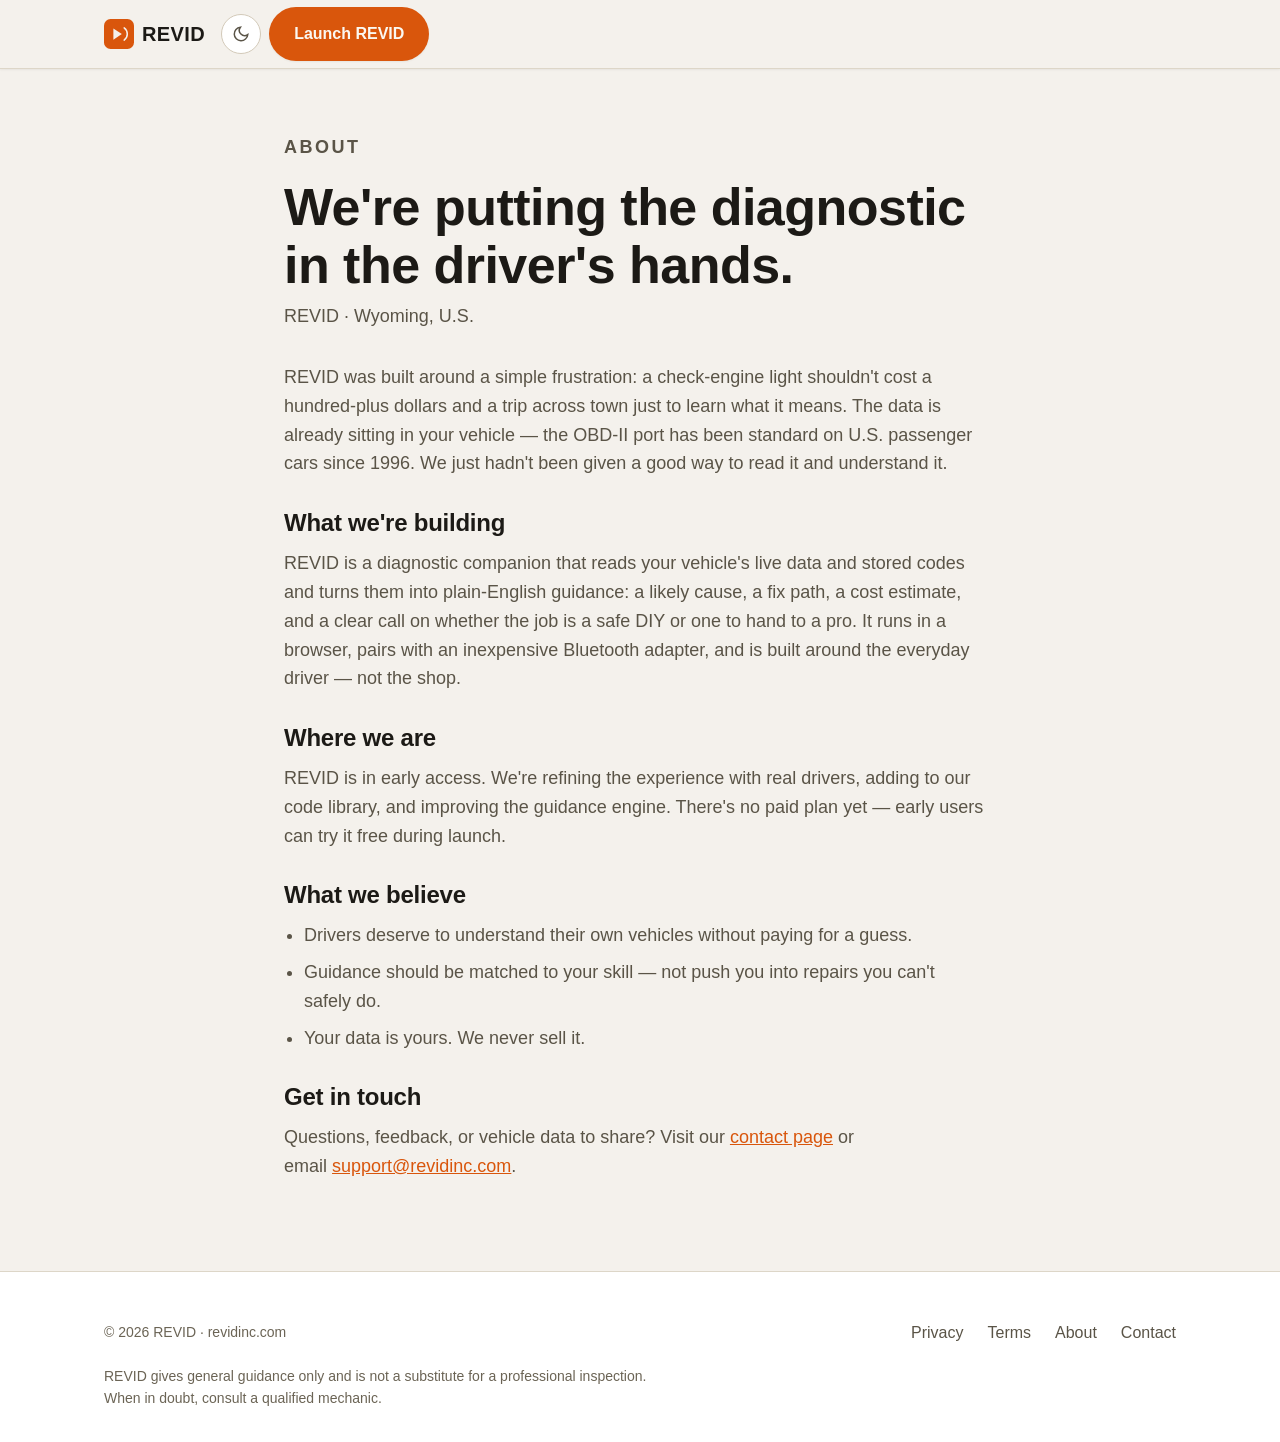
<file: about.html>
<!doctype html>
<html lang="en">
  <head>
    <meta charset="UTF-8" />
    <meta name="viewport" content="width=device-width, initial-scale=1.0" />
    <title>About — REVID</title>
    <meta name="description" content="REVID is building the diagnostic companion that helps everyday drivers know whether to fix a vehicle themselves or call a shop." />
    <meta name="theme-color" content="#d9560c" />
    <link rel="canonical" href="https://revidinc.com/about.html" />
    <link rel="icon" type="image/svg+xml" href="data:image/svg+xml,%3Csvg xmlns='http://www.w3.org/2000/svg' viewBox='0 0 32 32'%3E%3Crect width='32' height='32' rx='7' fill='%23E8600A'/%3E%3Cpath d='M10 22V10l9 6-9 6z' fill='%23151311'/%3E%3Cpath d='M21.5 9.5a8 8 0 010 13' stroke='%23151311' stroke-width='1.6' stroke-linecap='round' fill='none'/%3E%3C/svg%3E" />
    <link rel="preconnect" href="https://fonts.googleapis.com" />
    <link rel="preconnect" href="https://fonts.gstatic.com" crossorigin />
    <link rel="preconnect" href="https://api.fontshare.com" crossorigin />
    <link href="https://api.fontshare.com/v2/css?f[]=cabinet-grotesk@700,500,800&f[]=general-sans@400,500,600,700&display=swap" rel="stylesheet" />
    <link rel="stylesheet" href="base.css" />
    <link rel="stylesheet" href="style.css" />
  </head>
  <body>
    <header class="header is-scrolled">
      <div class="container header__inner">
        <a class="brand" href="index.html" aria-label="REVID home">
          <svg class="brand-mark" viewBox="0 0 32 32" fill="none" aria-hidden="true"><rect width="32" height="32" rx="7" fill="var(--color-primary)"/><path d="M10 22V10l9 6-9 6z" fill="var(--color-bg)"/><path d="M21.5 9.5a8 8 0 010 13" stroke="var(--color-bg)" stroke-width="1.6" stroke-linecap="round" fill="none"/></svg>
          <span class="brand-name">REVID</span>
        </a>
        <div class="header__actions">
          <button class="theme-toggle" type="button" data-theme-toggle aria-label="Switch to dark mode"><svg width="18" height="18" viewBox="0 0 24 24" fill="none" stroke="currentColor" stroke-width="2"><path d="M21 12.79A9 9 0 1 1 11.21 3 7 7 0 0 0 21 12.79z"/></svg></button>
          <a class="btn btn--primary" href="https://app.revidinc.com" target="_blank" rel="noopener noreferrer">Launch REVID</a>
        </div>
      </div>
    </header>

    <main>
      <section class="legal">
        <div class="container prose">
          <p class="eyebrow">About</p>
          <h1 class="legal__title">We're putting the diagnostic in the driver's hands.</h1>
          <p class="legal__meta">REVID · Wyoming, U.S.</p>

          <p>REVID was built around a simple frustration: a check-engine light shouldn't cost a hundred-plus dollars and a trip across town just to learn what it means. The data is already sitting in your vehicle — the OBD-II port has been standard on U.S. passenger cars since 1996. We just hadn't been given a good way to read it and understand it.</p>

          <h2>What we're building</h2>
          <p>REVID is a diagnostic companion that reads your vehicle's live data and stored codes and turns them into plain-English guidance: a likely cause, a fix path, a cost estimate, and a clear call on whether the job is a safe DIY or one to hand to a pro. It runs in a browser, pairs with an inexpensive Bluetooth adapter, and is built around the everyday driver — not the shop.</p>

          <h2>Where we are</h2>
          <p>REVID is in early access. We're refining the experience with real drivers, adding to our code library, and improving the guidance engine. There's no paid plan yet — early users can try it free during launch.</p>

          <h2>What we believe</h2>
          <ul>
            <li>Drivers deserve to understand their own vehicles without paying for a guess.</li>
            <li>Guidance should be matched to your skill — not push you into repairs you can't safely do.</li>
            <li>Your data is yours. We never sell it.</li>
          </ul>

          <h2>Get in touch</h2>
          <p>Questions, feedback, or vehicle data to share? Visit our <a href="contact.html">contact page</a> or email <a href="mailto:support@revidinc.com">support@revidinc.com</a>.</p>
        </div>
      </section>
    </main>

    <footer class="footer">
      <div class="container">
        <div class="footer__bottom" style="margin-top:0;border-top:none;padding-top:0">
          <span>© 2026 REVID · revidinc.com</span>
          <nav class="footer__links" aria-label="Legal and company" style="justify-content:flex-end">
            <a href="privacy.html">Privacy</a>
            <a href="terms.html">Terms</a>
            <a href="about.html">About</a>
            <a href="contact.html">Contact</a>
          </nav>
        </div>
        <p class="footer__disclaimer">REVID gives general guidance only and is not a substitute for a professional inspection. When in doubt, consult a qualified mechanic.</p>
      </div>
    </footer>

    <script>
      (function(){var r=document.documentElement;var t=document.querySelector('[data-theme-toggle]');var d=matchMedia('(prefers-color-scheme:dark)').matches?'dark':'light';r.setAttribute('data-theme',d);if(t){t.addEventListener('click',function(){d=d==='dark'?'light':'dark';r.setAttribute('data-theme',d);t.setAttribute('aria-label','Switch to '+(d==='dark'?'light':'dark')+' mode');});}})();
    </script>
  </body>
</html>
</file>
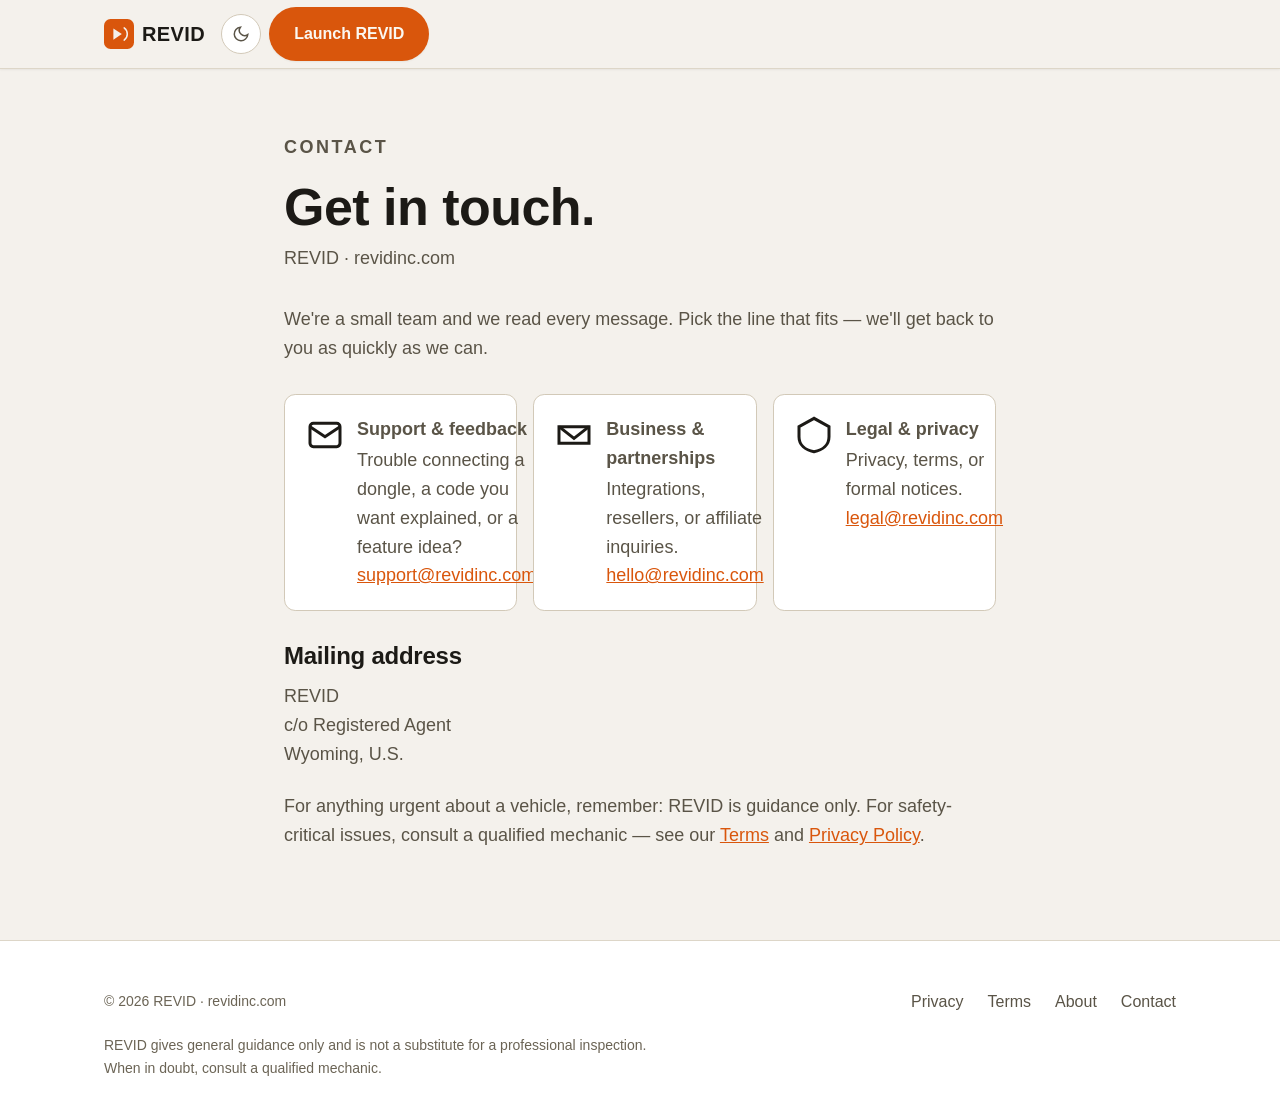
<file: contact.html>
<!doctype html>
<html lang="en">
  <head>
    <meta charset="UTF-8" />
    <meta name="viewport" content="width=device-width, initial-scale=1.0" />
    <title>Contact — REVID</title>
    <meta name="description" content="Get in touch with REVID — support, feedback, and press contacts." />
    <meta name="theme-color" content="#d9560c" />
    <link rel="canonical" href="https://revidinc.com/contact.html" />
    <link rel="icon" type="image/svg+xml" href="data:image/svg+xml,%3Csvg xmlns='http://www.w3.org/2000/svg' viewBox='0 0 32 32'%3E%3Crect width='32' height='32' rx='7' fill='%23E8600A'/%3E%3Cpath d='M10 22V10l9 6-9 6z' fill='%23151311'/%3E%3Cpath d='M21.5 9.5a8 8 0 010 13' stroke='%23151311' stroke-width='1.6' stroke-linecap='round' fill='none'/%3E%3C/svg%3E" />
    <link rel="preconnect" href="https://fonts.googleapis.com" />
    <link rel="preconnect" href="https://fonts.gstatic.com" crossorigin />
    <link rel="preconnect" href="https://api.fontshare.com" crossorigin />
    <link href="https://api.fontshare.com/v2/css?f[]=cabinet-grotesk@700,500,800&f[]=general-sans@400,500,600,700&display=swap" rel="stylesheet" />
    <link rel="stylesheet" href="base.css" />
    <link rel="stylesheet" href="style.css" />
  </head>
  <body>
    <header class="header is-scrolled">
      <div class="container header__inner">
        <a class="brand" href="index.html" aria-label="REVID home">
          <svg class="brand-mark" viewBox="0 0 32 32" fill="none" aria-hidden="true"><rect width="32" height="32" rx="7" fill="var(--color-primary)"/><path d="M10 22V10l9 6-9 6z" fill="var(--color-bg)"/><path d="M21.5 9.5a8 8 0 010 13" stroke="var(--color-bg)" stroke-width="1.6" stroke-linecap="round" fill="none"/></svg>
          <span class="brand-name">REVID</span>
        </a>
        <div class="header__actions">
          <button class="theme-toggle" type="button" data-theme-toggle aria-label="Switch to dark mode"><svg width="18" height="18" viewBox="0 0 24 24" fill="none" stroke="currentColor" stroke-width="2"><path d="M21 12.79A9 9 0 1 1 11.21 3 7 7 0 0 0 21 12.79z"/></svg></button>
          <a class="btn btn--primary" href="https://app.revidinc.com" target="_blank" rel="noopener noreferrer">Launch REVID</a>
        </div>
      </div>
    </header>

    <main>
      <section class="legal">
        <div class="container prose">
          <p class="eyebrow">Contact</p>
          <h1 class="legal__title">Get in touch.</h1>
          <p class="legal__meta">REVID · revidinc.com</p>

          <p>We're a small team and we read every message. Pick the line that fits — we'll get back to you as quickly as we can.</p>

          <div class="need" style="margin-top:var(--space-8)">
            <div class="need__item">
              <svg class="need__icon" viewBox="0 0 24 24" fill="none" stroke="currentColor" stroke-width="1.8"><rect x="3" y="5" width="18" height="14" rx="2"/><path d="m3 7 9 6 9-6"/></svg>
              <div>
                <p class="need__title">Support &amp; feedback</p>
                <p class="need__text">Trouble connecting a dongle, a code you want explained, or a feature idea? <a href="mailto:support@revidinc.com">support@revidinc.com</a></p>
              </div>
            </div>
            <div class="need__item">
              <svg class="need__icon" viewBox="0 0 24 24" fill="none" stroke="currentColor" stroke-width="1.8"><path d="M3 7h18v10H3z"/><path d="M3 7l9 7 9-7"/></svg>
              <div>
                <p class="need__title">Business &amp; partnerships</p>
                <p class="need__text">Integrations, resellers, or affiliate inquiries. <a href="mailto:hello@revidinc.com">hello@revidinc.com</a></p>
              </div>
            </div>
            <div class="need__item">
              <svg class="need__icon" viewBox="0 0 24 24" fill="none" stroke="currentColor" stroke-width="1.8"><path d="M12 2 3 7v6c0 5 3.8 8 9 9 5.2-1 9-4 9-9V7z"/></svg>
              <div>
                <p class="need__title">Legal &amp; privacy</p>
                <p class="need__text">Privacy, terms, or formal notices. <a href="mailto:legal@revidinc.com">legal@revidinc.com</a></p>
              </div>
            </div>
          </div>

          <h2>Mailing address</h2>
          <p>REVID<br />c/o Registered Agent<br />Wyoming, U.S.</p>
          <p style="margin-top:var(--space-6)">For anything urgent about a vehicle, remember: REVID is guidance only. For safety-critical issues, consult a qualified mechanic — see our <a href="terms.html">Terms</a> and <a href="privacy.html">Privacy Policy</a>.</p>
        </div>
      </section>
    </main>

    <footer class="footer">
      <div class="container">
        <div class="footer__bottom" style="margin-top:0;border-top:none;padding-top:0">
          <span>© 2026 REVID · revidinc.com</span>
          <nav class="footer__links" aria-label="Legal and company" style="justify-content:flex-end">
            <a href="privacy.html">Privacy</a>
            <a href="terms.html">Terms</a>
            <a href="about.html">About</a>
            <a href="contact.html">Contact</a>
          </nav>
        </div>
        <p class="footer__disclaimer">REVID gives general guidance only and is not a substitute for a professional inspection. When in doubt, consult a qualified mechanic.</p>
      </div>
    </footer>

    <script>
      (function(){var r=document.documentElement;var t=document.querySelector('[data-theme-toggle]');var d=matchMedia('(prefers-color-scheme:dark)').matches?'dark':'light';r.setAttribute('data-theme',d);if(t){t.addEventListener('click',function(){d=d==='dark'?'light':'dark';r.setAttribute('data-theme',d);t.setAttribute('aria-label','Switch to '+(d==='dark'?'light':'dark')+' mode');});}})();
    </script>
  </body>
</html>
</file>
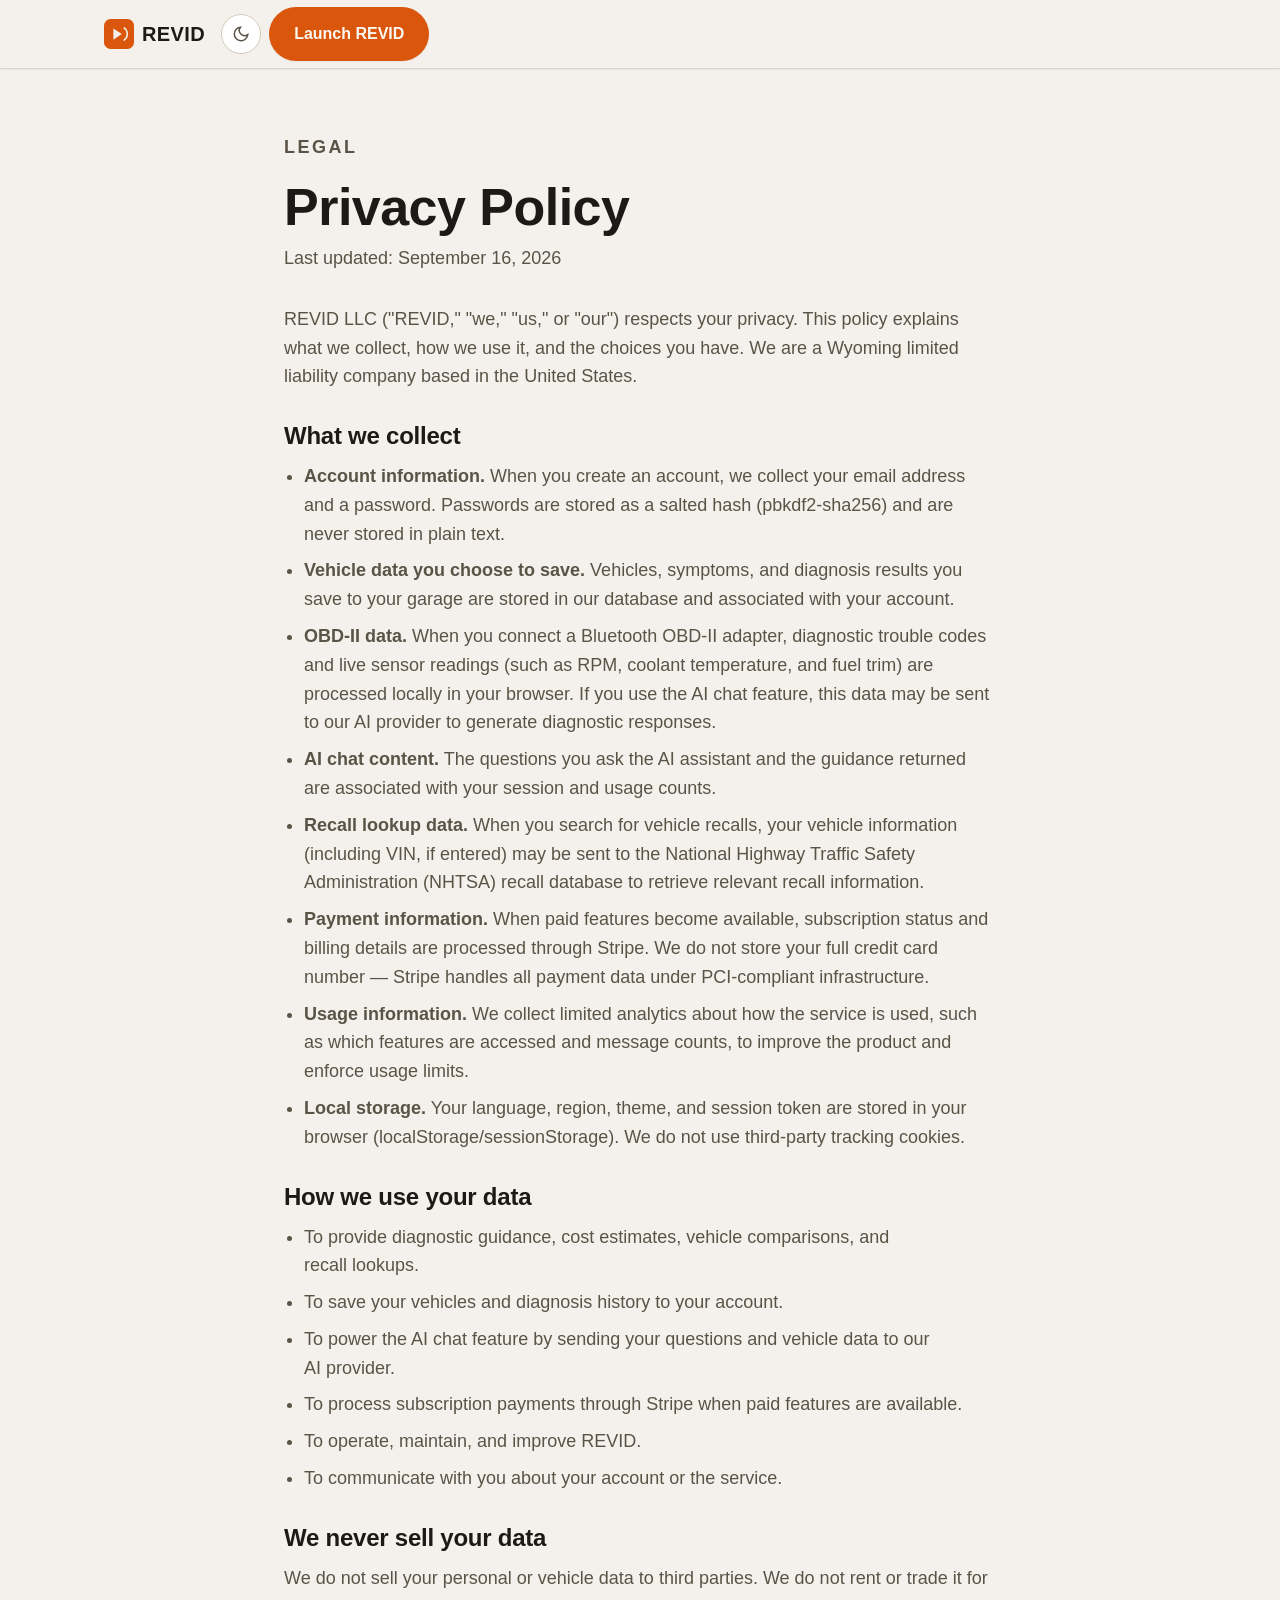
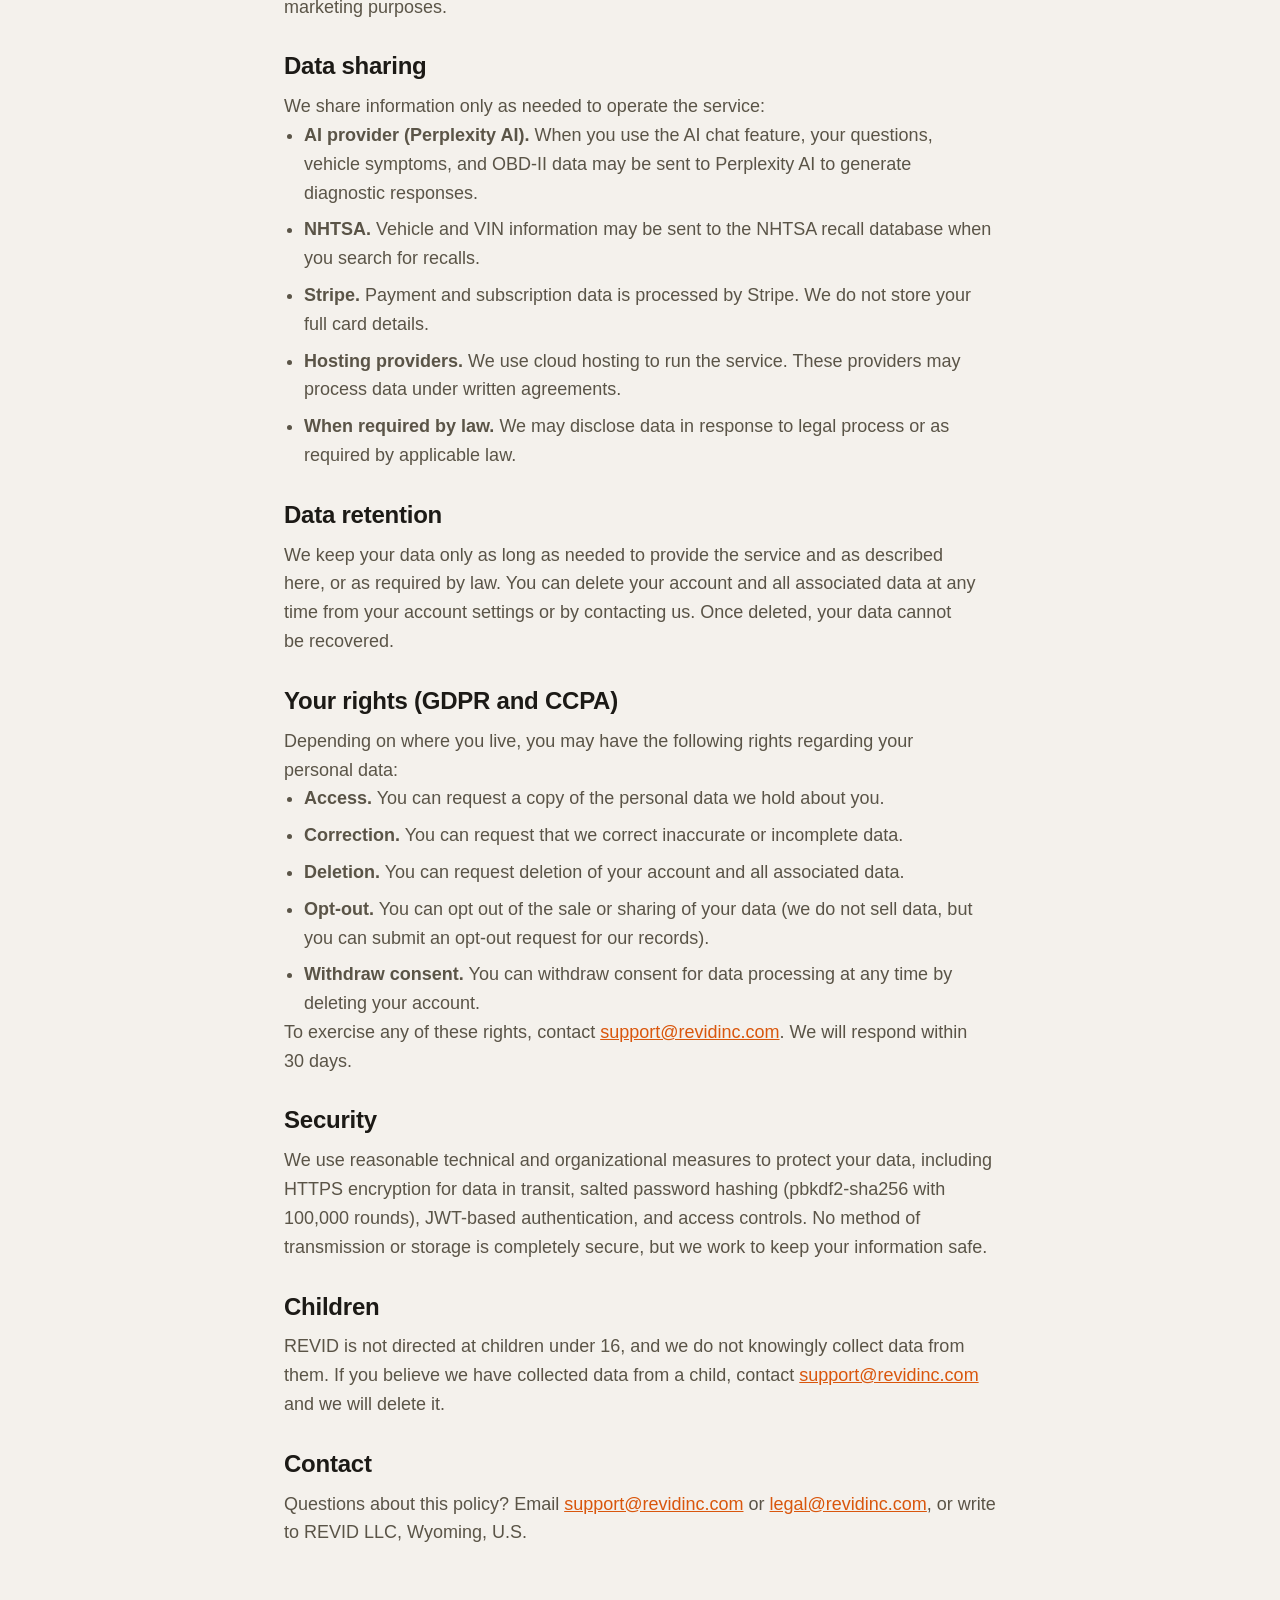
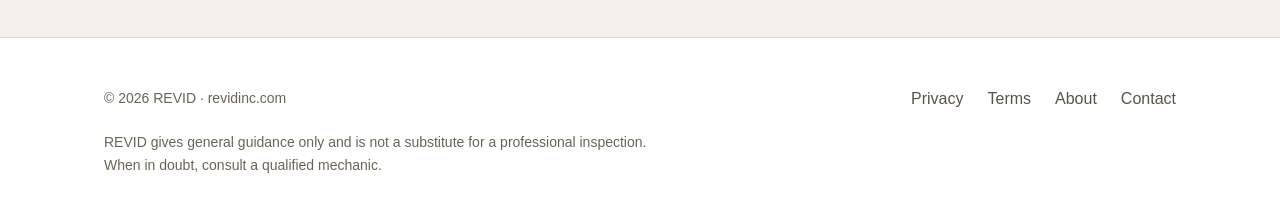
<file: privacy.html>
<!doctype html>
<html lang="en">
  <head>
    <meta charset="UTF-8" />
    <meta name="viewport" content="width=device-width, initial-scale=1.0" />
    <title>Privacy Policy — REVID</title>
    <meta name="description" content="How REVID collects, uses, and protects your personal and vehicle data. We never sell your data." />
    <meta name="theme-color" content="#d9560c" />
    <link rel="canonical" href="https://revidinc.com/privacy.html" />
    <link rel="icon" type="image/svg+xml" href="data:image/svg+xml,%3Csvg xmlns='http://www.w3.org/2000/svg' viewBox='0 0 32 32'%3E%3Crect width='32' height='32' rx='7' fill='%23E8600A'/%3E%3Cpath d='M10 22V10l9 6-9 6z' fill='%23151311'/%3E%3Cpath d='M21.5 9.5a8 8 0 010 13' stroke='%23151311' stroke-width='1.6' stroke-linecap='round' fill='none'/%3E%3C/svg%3E" />
    <link rel="preconnect" href="https://fonts.googleapis.com" />
    <link rel="preconnect" href="https://fonts.gstatic.com" crossorigin />
    <link rel="preconnect" href="https://api.fontshare.com" crossorigin />
    <link href="https://api.fontshare.com/v2/css?f[]=cabinet-grotesk@700,500,800&f[]=general-sans@400,500,600,700&display=swap" rel="stylesheet" />
    <link rel="stylesheet" href="base.css" />
    <link rel="stylesheet" href="style.css" />
  </head>
  <body>
    <header class="header is-scrolled">
      <div class="container header__inner">
        <a class="brand" href="index.html" aria-label="REVID home">
          <svg class="brand-mark" viewBox="0 0 32 32" fill="none" aria-hidden="true"><rect width="32" height="32" rx="7" fill="var(--color-primary)"/><path d="M10 22V10l9 6-9 6z" fill="var(--color-bg)"/><path d="M21.5 9.5a8 8 0 010 13" stroke="var(--color-bg)" stroke-width="1.6" stroke-linecap="round" fill="none"/></svg>
          <span class="brand-name">REVID</span>
        </a>
        <div class="header__actions">
          <button class="theme-toggle" type="button" data-theme-toggle aria-label="Switch to dark mode"><svg width="18" height="18" viewBox="0 0 24 24" fill="none" stroke="currentColor" stroke-width="2"><path d="M21 12.79A9 9 0 1 1 11.21 3 7 7 0 0 0 21 12.79z"/></svg></button>
          <a class="btn btn--primary" href="https://app.revidinc.com" target="_blank" rel="noopener noreferrer">Launch REVID</a>
        </div>
      </div>
    </header>

    <main>
      <section class="legal">
        <div class="container prose">
          <p class="eyebrow">Legal</p>
          <h1 class="legal__title">Privacy Policy</h1>
          <p class="legal__meta">Last updated: September 16, 2026</p>

          <p>REVID LLC ("REVID," "we," "us," or "our") respects your privacy. This policy explains what we collect, how we use it, and the choices you have. We are a Wyoming limited liability company based in the United States.</p>

          <h2>What we collect</h2>
          <ul>
            <li><strong>Account information.</strong> When you create an account, we collect your email address and a password. Passwords are stored as a salted hash (pbkdf2-sha256) and are never stored in plain text.</li>
            <li><strong>Vehicle data you choose to save.</strong> Vehicles, symptoms, and diagnosis results you save to your garage are stored in our database and associated with your account.</li>
            <li><strong>OBD-II data.</strong> When you connect a Bluetooth OBD-II adapter, diagnostic trouble codes and live sensor readings (such as RPM, coolant temperature, and fuel trim) are processed locally in your browser. If you use the AI chat feature, this data may be sent to our AI provider to generate diagnostic responses.</li>
            <li><strong>AI chat content.</strong> The questions you ask the AI assistant and the guidance returned are associated with your session and usage counts.</li>
            <li><strong>Recall lookup data.</strong> When you search for vehicle recalls, your vehicle information (including VIN, if entered) may be sent to the National Highway Traffic Safety Administration (NHTSA) recall database to retrieve relevant recall information.</li>
            <li><strong>Payment information.</strong> When paid features become available, subscription status and billing details are processed through Stripe. We do not store your full credit card number — Stripe handles all payment data under PCI-compliant infrastructure.</li>
            <li><strong>Usage information.</strong> We collect limited analytics about how the service is used, such as which features are accessed and message counts, to improve the product and enforce usage limits.</li>
            <li><strong>Local storage.</strong> Your language, region, theme, and session token are stored in your browser (localStorage/sessionStorage). We do not use third-party tracking cookies.</li>
          </ul>

          <h2>How we use your data</h2>
          <ul>
            <li>To provide diagnostic guidance, cost estimates, vehicle comparisons, and recall lookups.</li>
            <li>To save your vehicles and diagnosis history to your account.</li>
            <li>To power the AI chat feature by sending your questions and vehicle data to our AI provider.</li>
            <li>To process subscription payments through Stripe when paid features are available.</li>
            <li>To operate, maintain, and improve REVID.</li>
            <li>To communicate with you about your account or the service.</li>
          </ul>

          <h2>We never sell your data</h2>
          <p>We do not sell your personal or vehicle data to third parties. We do not rent or trade it for marketing purposes.</p>

          <h2>Data sharing</h2>
          <p>We share information only as needed to operate the service:</p>
          <ul>
            <li><strong>AI provider (Perplexity AI).</strong> When you use the AI chat feature, your questions, vehicle symptoms, and OBD-II data may be sent to Perplexity AI to generate diagnostic responses.</li>
            <li><strong>NHTSA.</strong> Vehicle and VIN information may be sent to the NHTSA recall database when you search for recalls.</li>
            <li><strong>Stripe.</strong> Payment and subscription data is processed by Stripe. We do not store your full card details.</li>
            <li><strong>Hosting providers.</strong> We use cloud hosting to run the service. These providers may process data under written agreements.</li>
            <li><strong>When required by law.</strong> We may disclose data in response to legal process or as required by applicable law.</li>
          </ul>

          <h2>Data retention</h2>
          <p>We keep your data only as long as needed to provide the service and as described here, or as required by law. You can delete your account and all associated data at any time from your account settings or by contacting us. Once deleted, your data cannot be recovered.</p>

          <h2>Your rights (GDPR and CCPA)</h2>
          <p>Depending on where you live, you may have the following rights regarding your personal data:</p>
          <ul>
            <li><strong>Access.</strong> You can request a copy of the personal data we hold about you.</li>
            <li><strong>Correction.</strong> You can request that we correct inaccurate or incomplete data.</li>
            <li><strong>Deletion.</strong> You can request deletion of your account and all associated data.</li>
            <li><strong>Opt-out.</strong> You can opt out of the sale or sharing of your data (we do not sell data, but you can submit an opt-out request for our records).</li>
            <li><strong>Withdraw consent.</strong> You can withdraw consent for data processing at any time by deleting your account.</li>
          </ul>
          <p>To exercise any of these rights, contact <a href="mailto:support@revidinc.com">support@revidinc.com</a>. We will respond within 30 days.</p>

          <h2>Security</h2>
          <p>We use reasonable technical and organizational measures to protect your data, including HTTPS encryption for data in transit, salted password hashing (pbkdf2-sha256 with 100,000 rounds), JWT-based authentication, and access controls. No method of transmission or storage is completely secure, but we work to keep your information safe.</p>

          <h2>Children</h2>
          <p>REVID is not directed at children under 16, and we do not knowingly collect data from them. If you believe we have collected data from a child, contact <a href="mailto:support@revidinc.com">support@revidinc.com</a> and we will delete it.</p>

          <h2>Contact</h2>
          <p>Questions about this policy? Email <a href="mailto:support@revidinc.com">support@revidinc.com</a> or <a href="mailto:legal@revidinc.com">legal@revidinc.com</a>, or write to REVID LLC, Wyoming, U.S.</p>
        </div>
      </section>
    </main>

    <footer class="footer">
      <div class="container">
        <div class="footer__bottom" style="margin-top:0;border-top:none;padding-top:0">
          <span>© 2026 REVID · revidinc.com</span>
          <nav class="footer__links" aria-label="Legal and company" style="justify-content:flex-end">
            <a href="privacy.html">Privacy</a>
            <a href="terms.html">Terms</a>
            <a href="about.html">About</a>
            <a href="contact.html">Contact</a>
          </nav>
        </div>
        <p class="footer__disclaimer">REVID gives general guidance only and is not a substitute for a professional inspection. When in doubt, consult a qualified mechanic.</p>
      </div>
    </footer>

    <script>
      (function(){var r=document.documentElement;var t=document.querySelector('[data-theme-toggle]');var d=matchMedia('(prefers-color-scheme:dark)').matches?'dark':'light';r.setAttribute('data-theme',d);if(t){t.addEventListener('click',function(){d=d==='dark'?'light':'dark';r.setAttribute('data-theme',d);t.setAttribute('aria-label','Switch to '+(d==='dark'?'light':'dark')+' mode');});}})();
    </script>
  </body>
</html>
</file>
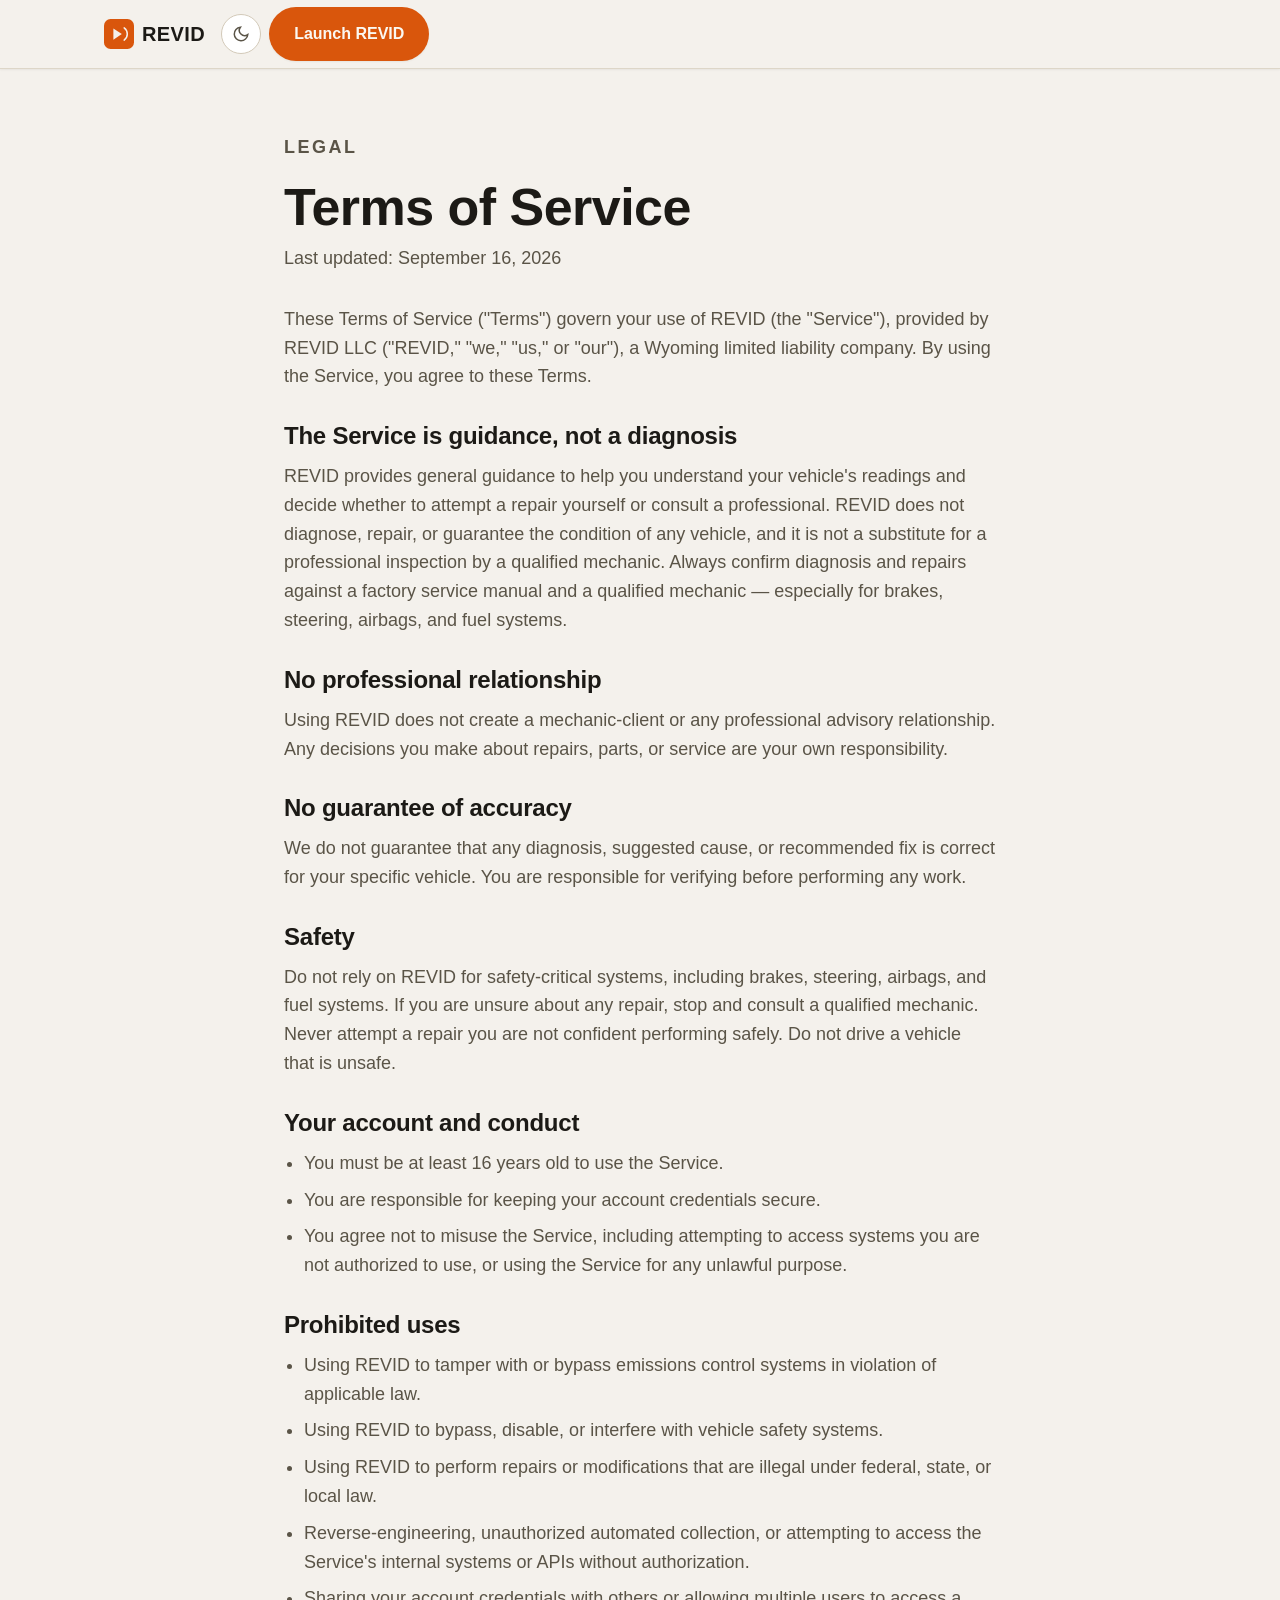
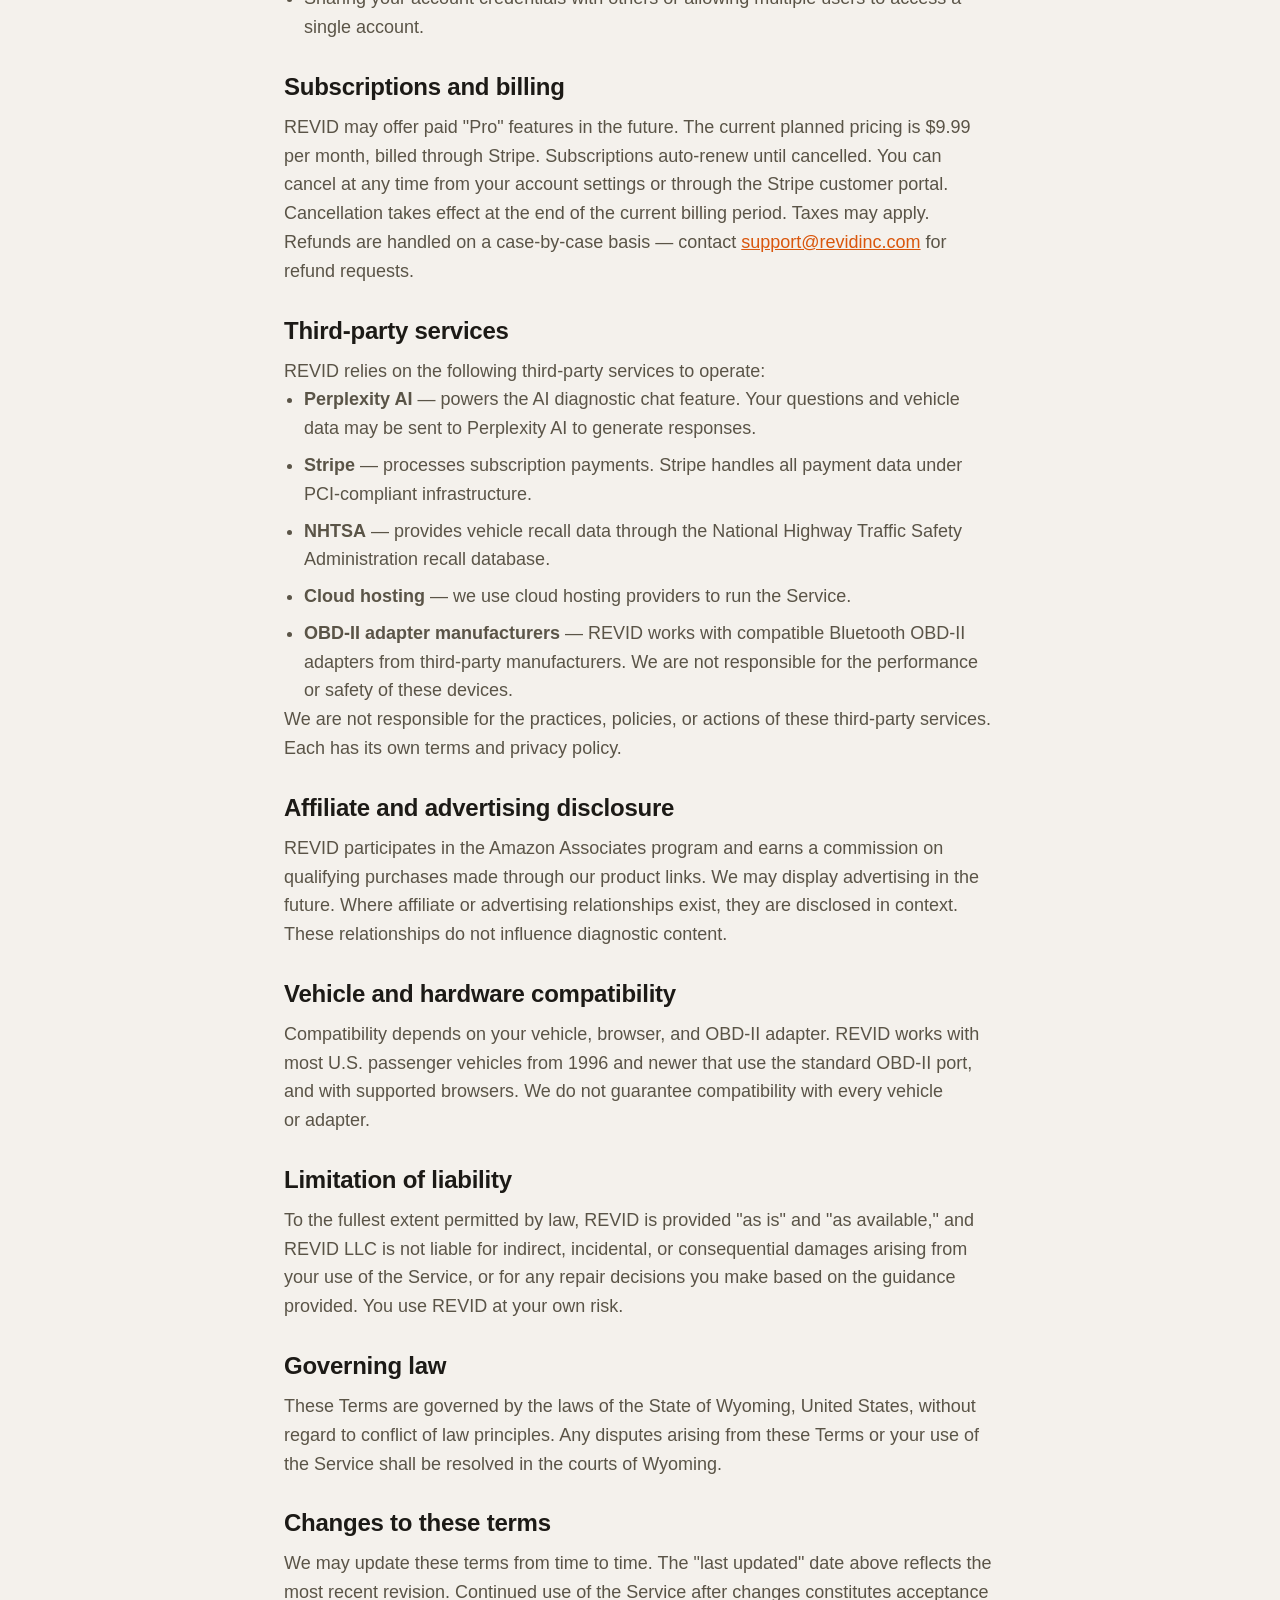
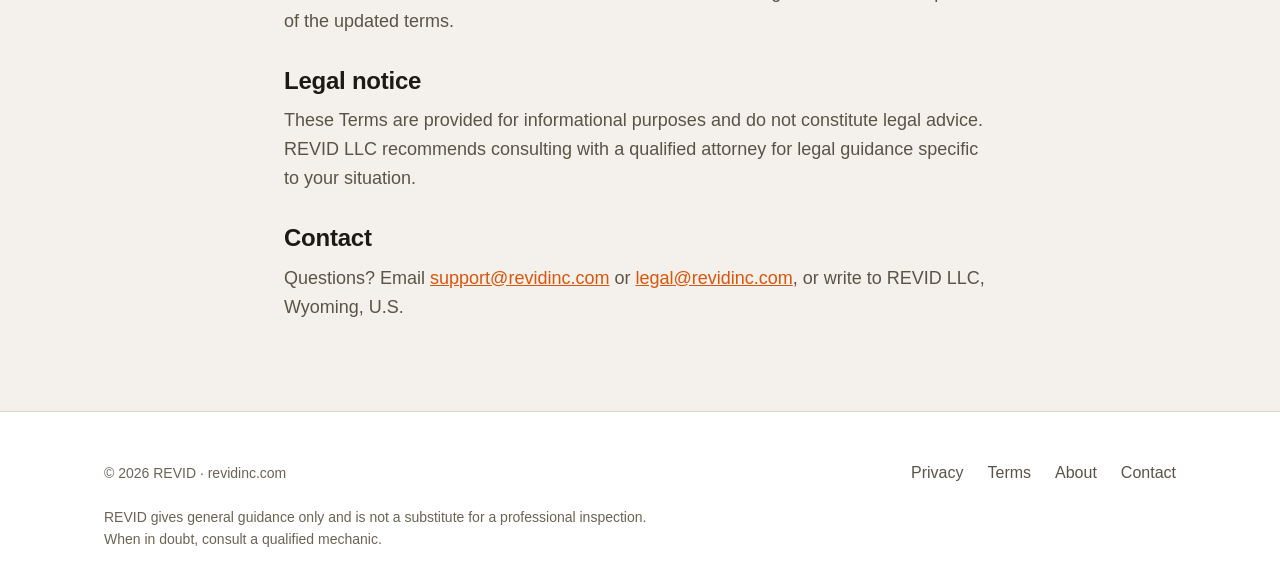
<file: terms.html>
<!doctype html>
<html lang="en">
  <head>
    <meta charset="UTF-8" />
    <meta name="viewport" content="width=device-width, initial-scale=1.0" />
    <title>Terms of Service — REVID</title>
    <meta name="description" content="The terms that govern your use of REVID, including the limits of our diagnostic guidance." />
    <meta name="theme-color" content="#d9560c" />
    <link rel="canonical" href="https://revidinc.com/terms.html" />
    <link rel="icon" type="image/svg+xml" href="data:image/svg+xml,%3Csvg xmlns='http://www.w3.org/2000/svg' viewBox='0 0 32 32'%3E%3Crect width='32' height='32' rx='7' fill='%23E8600A'/%3E%3Cpath d='M10 22V10l9 6-9 6z' fill='%23151311'/%3E%3Cpath d='M21.5 9.5a8 8 0 010 13' stroke='%23151311' stroke-width='1.6' stroke-linecap='round' fill='none'/%3E%3C/svg%3E" />
    <link rel="preconnect" href="https://fonts.googleapis.com" />
    <link rel="preconnect" href="https://fonts.gstatic.com" crossorigin />
    <link rel="preconnect" href="https://api.fontshare.com" crossorigin />
    <link href="https://api.fontshare.com/v2/css?f[]=cabinet-grotesk@700,500,800&f[]=general-sans@400,500,600,700&display=swap" rel="stylesheet" />
    <link rel="stylesheet" href="base.css" />
    <link rel="stylesheet" href="style.css" />
  </head>
  <body>
    <header class="header is-scrolled">
      <div class="container header__inner">
        <a class="brand" href="index.html" aria-label="REVID home">
          <svg class="brand-mark" viewBox="0 0 32 32" fill="none" aria-hidden="true"><rect width="32" height="32" rx="7" fill="var(--color-primary)"/><path d="M10 22V10l9 6-9 6z" fill="var(--color-bg)"/><path d="M21.5 9.5a8 8 0 010 13" stroke="var(--color-bg)" stroke-width="1.6" stroke-linecap="round" fill="none"/></svg>
          <span class="brand-name">REVID</span>
        </a>
        <div class="header__actions">
          <button class="theme-toggle" type="button" data-theme-toggle aria-label="Switch to dark mode"><svg width="18" height="18" viewBox="0 0 24 24" fill="none" stroke="currentColor" stroke-width="2"><path d="M21 12.79A9 9 0 1 1 11.21 3 7 7 0 0 0 21 12.79z"/></svg></button>
          <a class="btn btn--primary" href="https://app.revidinc.com" target="_blank" rel="noopener noreferrer">Launch REVID</a>
        </div>
      </div>
    </header>

    <main>
      <section class="legal">
        <div class="container prose">
          <p class="eyebrow">Legal</p>
          <h1 class="legal__title">Terms of Service</h1>
          <p class="legal__meta">Last updated: September 16, 2026</p>

          <p>These Terms of Service ("Terms") govern your use of REVID (the "Service"), provided by REVID LLC ("REVID," "we," "us," or "our"), a Wyoming limited liability company. By using the Service, you agree to these Terms.</p>

          <h2>The Service is guidance, not a diagnosis</h2>
          <p>REVID provides general guidance to help you understand your vehicle's readings and decide whether to attempt a repair yourself or consult a professional. REVID does not diagnose, repair, or guarantee the condition of any vehicle, and it is not a substitute for a professional inspection by a qualified mechanic. Always confirm diagnosis and repairs against a factory service manual and a qualified mechanic — especially for brakes, steering, airbags, and fuel systems.</p>

          <h2>No professional relationship</h2>
          <p>Using REVID does not create a mechanic-client or any professional advisory relationship. Any decisions you make about repairs, parts, or service are your own responsibility.</p>

          <h2>No guarantee of accuracy</h2>
          <p>We do not guarantee that any diagnosis, suggested cause, or recommended fix is correct for your specific vehicle. You are responsible for verifying before performing any work.</p>

          <h2>Safety</h2>
          <p>Do not rely on REVID for safety-critical systems, including brakes, steering, airbags, and fuel systems. If you are unsure about any repair, stop and consult a qualified mechanic. Never attempt a repair you are not confident performing safely. Do not drive a vehicle that is unsafe.</p>

          <h2>Your account and conduct</h2>
          <ul>
            <li>You must be at least 16 years old to use the Service.</li>
            <li>You are responsible for keeping your account credentials secure.</li>
            <li>You agree not to misuse the Service, including attempting to access systems you are not authorized to use, or using the Service for any unlawful purpose.</li>
          </ul>

          <h2>Prohibited uses</h2>
          <ul>
            <li>Using REVID to tamper with or bypass emissions control systems in violation of applicable law.</li>
            <li>Using REVID to bypass, disable, or interfere with vehicle safety systems.</li>
            <li>Using REVID to perform repairs or modifications that are illegal under federal, state, or local law.</li>
            <li>Reverse-engineering, unauthorized automated collection, or attempting to access the Service's internal systems or APIs without authorization.</li>
            <li>Sharing your account credentials with others or allowing multiple users to access a single account.</li>
          </ul>

          <h2>Subscriptions and billing</h2>
          <p>REVID may offer paid "Pro" features in the future. The current planned pricing is $9.99 per month, billed through Stripe. Subscriptions auto-renew until cancelled. You can cancel at any time from your account settings or through the Stripe customer portal. Cancellation takes effect at the end of the current billing period. Taxes may apply. Refunds are handled on a case-by-case basis — contact <a href="mailto:support@revidinc.com">support@revidinc.com</a> for refund requests.</p>

          <h2>Third-party services</h2>
          <p>REVID relies on the following third-party services to operate:</p>
          <ul>
            <li><strong>Perplexity AI</strong> — powers the AI diagnostic chat feature. Your questions and vehicle data may be sent to Perplexity AI to generate responses.</li>
            <li><strong>Stripe</strong> — processes subscription payments. Stripe handles all payment data under PCI-compliant infrastructure.</li>
            <li><strong>NHTSA</strong> — provides vehicle recall data through the National Highway Traffic Safety Administration recall database.</li>
            <li><strong>Cloud hosting</strong> — we use cloud hosting providers to run the Service.</li>
            <li><strong>OBD-II adapter manufacturers</strong> — REVID works with compatible Bluetooth OBD-II adapters from third-party manufacturers. We are not responsible for the performance or safety of these devices.</li>
          </ul>
          <p>We are not responsible for the practices, policies, or actions of these third-party services. Each has its own terms and privacy policy.</p>

          <h2>Affiliate and advertising disclosure</h2>
          <p>REVID participates in the Amazon Associates program and earns a commission on qualifying purchases made through our product links. We may display advertising in the future. Where affiliate or advertising relationships exist, they are disclosed in context. These relationships do not influence diagnostic content.</p>

          <h2>Vehicle and hardware compatibility</h2>
          <p>Compatibility depends on your vehicle, browser, and OBD-II adapter. REVID works with most U.S. passenger vehicles from 1996 and newer that use the standard OBD-II port, and with supported browsers. We do not guarantee compatibility with every vehicle or adapter.</p>

          <h2>Limitation of liability</h2>
          <p>To the fullest extent permitted by law, REVID is provided "as is" and "as available," and REVID LLC is not liable for indirect, incidental, or consequential damages arising from your use of the Service, or for any repair decisions you make based on the guidance provided. You use REVID at your own risk.</p>

          <h2>Governing law</h2>
          <p>These Terms are governed by the laws of the State of Wyoming, United States, without regard to conflict of law principles. Any disputes arising from these Terms or your use of the Service shall be resolved in the courts of Wyoming.</p>

          <h2>Changes to these terms</h2>
          <p>We may update these terms from time to time. The "last updated" date above reflects the most recent revision. Continued use of the Service after changes constitutes acceptance of the updated terms.</p>

          <h2>Legal notice</h2>
          <p>These Terms are provided for informational purposes and do not constitute legal advice. REVID LLC recommends consulting with a qualified attorney for legal guidance specific to your situation.</p>

          <h2>Contact</h2>
          <p>Questions? Email <a href="mailto:support@revidinc.com">support@revidinc.com</a> or <a href="mailto:legal@revidinc.com">legal@revidinc.com</a>, or write to REVID LLC, Wyoming, U.S.</p>
        </div>
      </section>
    </main>

    <footer class="footer">
      <div class="container">
        <div class="footer__bottom" style="margin-top:0;border-top:none;padding-top:0">
          <span>© 2026 REVID · revidinc.com</span>
          <nav class="footer__links" aria-label="Legal and company" style="justify-content:flex-end">
            <a href="privacy.html">Privacy</a>
            <a href="terms.html">Terms</a>
            <a href="about.html">About</a>
            <a href="contact.html">Contact</a>
          </nav>
        </div>
        <p class="footer__disclaimer">REVID gives general guidance only and is not a substitute for a professional inspection. When in doubt, consult a qualified mechanic.</p>
      </div>
    </footer>

    <script>
      (function(){var r=document.documentElement;var t=document.querySelector('[data-theme-toggle]');var d=matchMedia('(prefers-color-scheme:dark)').matches?'dark':'light';r.setAttribute('data-theme',d);if(t){t.addEventListener('click',function(){d=d==='dark'?'light':'dark';r.setAttribute('data-theme',d);t.setAttribute('aria-label','Switch to '+(d==='dark'?'light':'dark')+' mode');});}})();
    </script>
  </body>
</html>
</file>
<file: base.css>
/* REVID — base reset & base styles */
*, *::before, *::after { box-sizing: border-box; margin: 0; padding: 0; }

html {
  -webkit-text-size-adjust: none;
  text-size-adjust: none;
  -webkit-font-smoothing: antialiased;
  -moz-osx-font-smoothing: grayscale;
  text-rendering: optimizeLegibility;
  scroll-behavior: smooth;
  scroll-padding-top: 5rem;
}

body {
  min-height: 100dvh;
  line-height: 1.6;
  font-family: var(--font-body);
  font-size: var(--text-base);
  color: var(--color-text);
  background-color: var(--color-bg);
}

img, svg { display: block; max-width: 100%; height: auto; }
ul[role='list'], ol[role='list'] { list-style: none; }
input, button, textarea, select { font: inherit; color: inherit; }

a, button { transition: color .18s ease, background .18s ease, border-color .18s ease, box-shadow .18s ease, transform .18s ease; }

:focus-visible { outline: 2px solid var(--color-primary); outline-offset: 3px; border-radius: var(--radius-sm); }

::selection { background: var(--color-primary-highlight); color: var(--color-text); }

h1, h2, h3, h4 { font-family: var(--font-display); line-height: 1.12; text-wrap: balance; font-weight: 700; letter-spacing: -0.01em; }
p, li, figcaption { text-wrap: pretty; max-width: 72ch; }

@media (prefers-reduced-motion: reduce) {
  *, *::before, *::after { animation-duration: .01ms !important; transition-duration: .01ms !important; scroll-behavior: auto !important; }
}
</file>
<file: style.css>
/* ==========================================================================
   REVID marketing site — design tokens + components
   Palette: industrial charcoal + safety-orange accent (matches the REVID app)
   ========================================================================== */

:root,
[data-theme='light'] {
  --color-bg: #f4f1ec;
  --color-surface: #ffffff;
  --color-surface-2: #fbf9f5;
  --color-surface-offset: #ece7dd;
  --color-divider: #ddd6c8;
  --color-border: #d2c9b8;

  --color-text: #1c1a16;
  --color-text-muted: #5a5447;
  --color-text-faint: #6b6455;
  --color-text-inverse: #fbf8f2;

  --color-primary: #d9560c;
  --color-primary-hover: #b8480a;
  --color-primary-active: #963c08;
  --color-primary-highlight: #f6ddc9;

  --color-success: #3f7a3a;
  --color-success-highlight: #d9e8d3;
  --color-warning: #b8860b;
  --color-warning-highlight: #f0e0b0;
  --color-error: #b3261e;

  --radius-sm: 0.4rem;
  --radius-md: 0.7rem;
  --radius-lg: 1.1rem;
  --radius-full: 9999px;

  --shadow-sm: 0 1px 2px rgba(28,26,22,.06);
  --shadow-md: 0 6px 18px rgba(28,26,22,.09);
  --shadow-lg: 0 16px 40px rgba(28,26,22,.14);

  --font-display: 'Cabinet Grotesk', 'General Sans', sans-serif;
  --font-body: 'General Sans', 'Helvetica Neue', sans-serif;

  --text-xs: clamp(0.75rem, 0.7rem + 0.25vw, 0.875rem);
  --text-sm: clamp(0.875rem, 0.8rem + 0.35vw, 1rem);
  --text-base: clamp(1rem, 0.95rem + 0.25vw, 1.125rem);
  --text-lg: clamp(1.125rem, 1rem + 0.75vw, 1.5rem);
  --text-xl: clamp(1.5rem, 1.2rem + 1.25vw, 2.25rem);
  --text-2xl: clamp(2rem, 1.3rem + 2.6vw, 3.25rem);

  --space-1: .25rem; --space-2: .5rem; --space-3: .75rem; --space-4: 1rem;
  --space-5: 1.25rem; --space-6: 1.5rem; --space-8: 2rem; --space-10: 2.5rem;
  --space-12: 3rem; --space-16: 4rem; --space-20: 5rem; --space-24: 6rem;

  --content: 1120px;
}

[data-theme='dark'] {
  --color-bg: #17140f;
  --color-surface: #1e1a14;
  --color-surface-2: #221d16;
  --color-surface-offset: #29231a;
  --color-divider: #342c20;
  --color-border: #3d3325;

  --color-text: #f1ece1;
  --color-text-muted: #b3a790;
  --color-text-faint: #7a7057;
  --color-text-inverse: #1c1a16;

  --color-primary: #ef7b2e;
  --color-primary-hover: #f5934f;
  --color-primary-active: #f8a86c;
  --color-primary-highlight: #4a3420;

  --color-success: #79c26e;
  --color-success-highlight: #2b3d24;
  --color-warning: #e0b843;
  --color-warning-highlight: #4a3d1c;
  --color-error: #e5645c;

  --shadow-sm: 0 1px 2px rgba(0,0,0,.3);
  --shadow-md: 0 6px 18px rgba(0,0,0,.35);
  --shadow-lg: 0 16px 40px rgba(0,0,0,.5);
}

/* ---------- Layout ---------- */
.container { width: 100%; max-width: var(--content); margin-inline: auto; padding-inline: var(--space-6); }
.section { padding-block: clamp(var(--space-12), 7vw, var(--space-24)); }
.section--tight { padding-block: clamp(var(--space-10), 5vw, var(--space-16)); }
.eyebrow { display: inline-flex; align-items: center; gap: var(--space-2); font-family: var(--font-body); font-size: var(--text-xs); font-weight: 600; letter-spacing: .14em; text-transform: uppercase; color: var(--color-primary); margin-bottom: var(--space-4); }
.section-title { font-size: var(--text-xl); margin-bottom: var(--space-4); }
.section-lead { color: var(--color-text-muted); font-size: var(--text-lg); max-width: 60ch; }
.section-head { margin-bottom: clamp(var(--space-8), 4vw, var(--space-12)); }

/* ---------- Header ---------- */
.header {
  position: sticky; top: 0; z-index: 50;
  background: color-mix(in oklab, var(--color-bg) 88%, transparent);
  backdrop-filter: blur(12px);
  border-bottom: 1px solid transparent;
  transition: border-color .25s ease, box-shadow .25s ease;
}
.header.is-scrolled { border-bottom-color: var(--color-divider); box-shadow: var(--shadow-sm); }
.header__inner { display: flex; align-items: center; gap: var(--space-4); height: 4.25rem; }
.brand { display: inline-flex; align-items: center; gap: var(--space-2); text-decoration: none; color: var(--color-text); }
.brand-mark { width: 30px; height: 30px; flex: none; }
.brand-name { font-family: var(--font-display); font-weight: 800; font-size: 1.25rem; letter-spacing: .02em; }
.header__nav { display: none; margin-left: auto; gap: var(--space-6); }
.header__nav a { color: var(--color-text-muted); text-decoration: none; font-size: var(--text-sm); font-weight: 500; }
.header__nav a:hover { color: var(--color-text); }
.header__actions { margin-left: auto; display: flex; align-items: center; gap: var(--space-2); }
.theme-toggle { display: inline-flex; align-items: center; justify-content: center; width: 2.5rem; height: 2.5rem; border-radius: var(--radius-full); border: 1px solid var(--color-border); background: var(--color-surface); color: var(--color-text-muted); }
.theme-toggle:hover { color: var(--color-text); border-color: var(--color-text-faint); }
@media (min-width: 880px) { .header__nav { display: flex; } .header__actions { margin-left: 0; } }

/* ---------- Buttons ---------- */
.btn { display: inline-flex; align-items: center; justify-content: center; gap: var(--space-2); font-family: var(--font-body); font-size: var(--text-sm); font-weight: 600; text-decoration: none; border-radius: var(--radius-full); padding: .8rem 1.5rem; min-height: 2.75rem; cursor: pointer; border: 1px solid transparent; white-space: nowrap; }
.btn--primary { background: var(--color-primary); color: var(--color-text-inverse); box-shadow: var(--shadow-sm); }
.btn--primary:hover { background: var(--color-primary-hover); }
.btn--primary:active { background: var(--color-primary-active); transform: translateY(1px); }
.btn--ghost { background: transparent; color: var(--color-text); border-color: var(--color-border); }
.btn--ghost:hover { border-color: var(--color-text-faint); background: var(--color-surface-offset); }
.btn--lg { padding: 1rem 1.85rem; min-height: 3.1rem; font-size: var(--text-base); }

/* ---------- Hero ---------- */
.hero { position: relative; padding-top: clamp(var(--space-10), 6vw, var(--space-20)); padding-bottom: clamp(var(--space-12), 7vw, var(--space-24)); overflow: hidden; }
.hero__grid { display: grid; gap: clamp(var(--space-10), 5vw, var(--space-16)); align-items: center; }
@media (min-width: 920px) { .hero__grid { grid-template-columns: 1.05fr .95fr; } }
.hero__title { font-size: var(--text-2xl); margin-bottom: var(--space-5); }
.hero__sub { font-size: var(--text-lg); color: var(--color-text-muted); max-width: 46ch; margin-bottom: var(--space-6); }
.hero__cta { display: flex; flex-wrap: wrap; gap: var(--space-3); align-items: center; margin-bottom: var(--space-5); }

/* Vehicle gate form */
.vehicle-gate { background: var(--color-surface-2); border: 1px solid var(--color-border); border-radius: var(--radius-md); padding: var(--space-5); margin-bottom: var(--space-6); }
.vehicle-gate__label { font-size: var(--text-sm); font-weight: 600; color: var(--color-text-muted); margin-bottom: var(--space-3); }
.vehicle-gate__inputs { display: flex; flex-wrap: wrap; gap: var(--space-2); align-items: center; }
.vehicle-gate__input { flex: 1; min-width: 80px; padding: var(--space-3) var(--space-4); border: 1px solid var(--color-border); border-radius: var(--radius-sm); background: var(--color-bg); color: var(--color-text); font-size: var(--text-sm); font-family: var(--font-body); }
.vehicle-gate__input:focus { outline: none; border-color: var(--color-primary); box-shadow: 0 0 0 3px var(--color-primary-ring); }
.vehicle-gate__input--year { max-width: 90px; }
.vehicle-gate .btn { flex-shrink: 0; }
.hero__trust { display: flex; flex-wrap: wrap; gap: var(--space-4) var(--space-6); color: var(--color-text-muted); font-size: var(--text-sm); }
.hero__trust li { display: flex; align-items: center; gap: var(--space-2); }
.dot { width: 7px; height: 7px; border-radius: 50%; background: var(--color-success); flex: none; }

/* ---------- Mock dashboard card ---------- */
.dash { background: var(--color-surface); border: 1px solid var(--color-border); border-radius: var(--radius-lg); box-shadow: var(--shadow-lg); overflow: hidden; }
.dash__bar { display: flex; align-items: center; gap: var(--space-3); padding: var(--space-4) var(--space-5); border-bottom: 1px solid var(--color-divider); background: var(--color-surface-2); }
.dash__vin { font-size: var(--text-xs); color: var(--color-text-muted); font-variant-numeric: tabular-nums; }
.dash__live { margin-left: auto; display: inline-flex; align-items: center; gap: var(--space-2); font-size: var(--text-xs); font-weight: 600; color: var(--color-success); }
.dash__live .dot { background: var(--color-success); box-shadow: 0 0 0 0 color-mix(in oklab, var(--color-success) 60%, transparent); animation: pulse 1.8s infinite; }
@keyframes pulse { 0% { box-shadow: 0 0 0 0 color-mix(in oklab, var(--color-success) 55%, transparent); } 70% { box-shadow: 0 0 0 7px transparent; } 100% { box-shadow: 0 0 0 0 transparent; } }
.dash__body { padding: var(--space-5); display: grid; gap: var(--space-4); }
.gauges { display: grid; grid-template-columns: repeat(2, 1fr); gap: var(--space-3); }
.gauge { background: var(--color-surface-2); border: 1px solid var(--color-divider); border-radius: var(--radius-md); padding: var(--space-3) var(--space-4); }
.gauge__label { font-size: var(--text-xs); color: var(--color-text-muted); text-transform: uppercase; letter-spacing: .08em; }
.gauge__value { font-family: var(--font-display); font-weight: 700; font-size: 1.35rem; font-variant-numeric: tabular-nums; }
.gauge__unit { font-size: var(--text-sm); color: var(--color-text-muted); font-weight: 500; margin-left: .15rem; }
.diag { border: 1px solid var(--color-divider); border-radius: var(--radius-md); padding: var(--space-4) var(--space-5); background: var(--color-surface); }
.diag__head { display: flex; align-items: center; gap: var(--space-2); font-size: var(--text-sm); font-weight: 600; margin-bottom: var(--space-2); }
.chip { display: inline-flex; align-items: center; gap: var(--space-1); font-size: var(--text-xs); font-weight: 600; padding: .2rem .6rem; border-radius: var(--radius-full); }
.chip--ok { background: var(--color-success-highlight); color: var(--color-success); }
.chip--warn { background: var(--color-warning-highlight); color: var(--color-warning); }
.diag__cause { font-weight: 600; margin-bottom: var(--space-1); }
.diag__verdict { display: flex; align-items: center; gap: var(--space-2); color: var(--color-text-muted); font-size: var(--text-sm); }
.cost { display: flex; align-items: baseline; justify-content: space-between; gap: var(--space-3); padding-top: var(--space-3); border-top: 1px solid var(--color-divider); }
.cost__label { font-size: var(--text-sm); color: var(--color-text-muted); }
.cost__value { font-family: var(--font-display); font-weight: 700; font-variant-numeric: tabular-nums; }

/* ---------- Problem / agitation ---------- */
.problem { background: var(--color-surface); border-block: 1px solid var(--color-divider); }
.problem__grid { display: grid; gap: var(--space-6); align-items: center; }
@media (min-width: 880px) { .problem__grid { grid-template-columns: 1.2fr 1fr; } }
.problem__title { font-size: var(--text-xl); }
.problem__title em { font-style: normal; color: var(--color-primary); }
.stat { display: grid; gap: var(--space-1); }
.stat__num { font-family: var(--font-display); font-weight: 800; font-size: 2.4rem; color: var(--color-primary); line-height: 1; }
.stat__cap { color: var(--color-text-muted); font-size: var(--text-sm); }

/* ---------- Steps ---------- */
.steps { display: grid; gap: var(--space-5); counter-reset: step; }
@media (min-width: 820px) { .steps { grid-template-columns: repeat(3, 1fr); } }
.step { background: var(--color-surface); border: 1px solid var(--color-border); border-radius: var(--radius-lg); padding: var(--space-6); }
.step__num { display: inline-flex; align-items: center; justify-content: center; width: 2.25rem; height: 2.25rem; border-radius: var(--radius-full); background: var(--color-primary); color: var(--color-text-inverse); font-family: var(--font-display); font-weight: 700; margin-bottom: var(--space-4); }
.step__title { font-size: var(--text-lg); margin-bottom: var(--space-2); }
.step__text { color: var(--color-text-muted); font-size: var(--text-sm); }

/* ---------- Need / audience rows ---------- */
.need { display: grid; gap: var(--space-4); }
@media (min-width: 820px) { .need { grid-template-columns: repeat(3, 1fr); } }
.need__item { display: flex; gap: var(--space-3); align-items: flex-start; padding: var(--space-5); background: var(--color-surface); border: 1px solid var(--color-border); border-radius: var(--radius-md); }
.need__icon { flex: none; width: 2.5rem; height: 2.5rem; }
.need__title { font-weight: 600; font-size: var(--text-sm); margin-bottom: 2px; }
.need__text { color: var(--color-text-muted); font-size: var(--text-sm); }

/* ---------- Feature grid ---------- */
.features { display: grid; gap: var(--space-4); }
@media (min-width: 720px) { .features { grid-template-columns: repeat(2, 1fr); } }
@media (min-width: 1040px) { .features { grid-template-columns: repeat(3, 1fr); } }
.feature { background: var(--color-surface); border: 1px solid var(--color-border); border-radius: var(--radius-lg); padding: var(--space-6); }
.feature__icon { width: 2.5rem; height: 2.5rem; margin-bottom: var(--space-4); color: var(--color-primary); }
.feature__title { font-size: var(--text-lg); margin-bottom: var(--space-2); }
.feature__text { color: var(--color-text-muted); font-size: var(--text-sm); }

/* ---------- Not-a-mechanic callout ---------- */
.callout { display: grid; gap: var(--space-3); background: var(--color-warning-highlight); border: 1px solid color-mix(in oklab, var(--color-warning) 35%, transparent); border-left: 4px solid var(--color-warning); border-radius: var(--radius-md); padding: var(--space-5) var(--space-6); }
.callout__title { display: flex; align-items: center; gap: var(--space-2); font-weight: 600; color: var(--color-warning); }
.callout__text { color: var(--color-text); font-size: var(--text-sm); }

/* ---------- Early access / CTA band ---------- */
.band { background: var(--color-surface-offset); border: 1px solid var(--color-divider); border-radius: var(--radius-lg); padding: clamp(var(--space-8), 5vw, var(--space-16)); text-align: center; }
.band__title { font-size: var(--text-xl); margin-bottom: var(--space-3); }
.band__text { color: var(--color-text-muted); margin-inline: auto; margin-bottom: var(--space-6); }
.cta-band { background: var(--color-text); color: var(--color-text-inverse); border-radius: var(--radius-lg); padding: clamp(var(--space-10), 6vw, var(--space-20)); text-align: center; }
.cta-band__title { font-size: var(--text-xl); color: var(--color-text-inverse); margin-bottom: var(--space-3); }
.cta-band__text { color: color-mix(in oklab, var(--color-text-inverse) 75%, transparent); margin-inline: auto; margin-bottom: var(--space-6); }

/* ---------- FAQ ---------- */
.faq { display: grid; gap: var(--space-3); max-width: 760px; margin-inline: auto; }
.faq details { background: var(--color-surface); border: 1px solid var(--color-border); border-radius: var(--radius-md); padding: var(--space-4) var(--space-5); }
.faq summary { cursor: pointer; font-weight: 600; list-style: none; display: flex; justify-content: space-between; gap: var(--space-4); align-items: center; }
.faq summary::-webkit-details-marker { display: none; }
.faq summary::after { content: '+'; font-family: var(--font-display); font-weight: 700; color: var(--color-primary); transition: transform .2s ease; }
.faq details[open] summary::after { transform: rotate(45deg); }
.faq__a { color: var(--color-text-muted); font-size: var(--text-sm); margin-top: var(--space-3); padding-top: var(--space-3); border-top: 1px solid var(--color-divider); }

/* ---------- Footer ---------- */
.footer { background: var(--color-surface); border-top: 1px solid var(--color-divider); padding-block: var(--space-12) var(--space-8); }
.footer__grid { display: grid; gap: var(--space-8); }
@media (min-width: 760px) { .footer__grid { grid-template-columns: 1.4fr 1fr; } }
.footer__brand { display: flex; align-items: center; gap: var(--space-2); margin-bottom: var(--space-3); }
.footer__about { color: var(--color-text-muted); font-size: var(--text-sm); max-width: 46ch; }
.footer__links { display: flex; flex-wrap: wrap; gap: var(--space-4) var(--space-6); }
.footer__links a { color: var(--color-text-muted); text-decoration: none; font-size: var(--text-sm); }
.footer__links a:hover { color: var(--color-text); }
.footer__bottom { margin-top: var(--space-10); padding-top: var(--space-5); border-top: 1px solid var(--color-divider); display: flex; flex-wrap: wrap; gap: var(--space-2); justify-content: space-between; align-items: center; color: var(--color-text-faint); font-size: var(--text-xs); }
.footer__disclaimer { color: var(--color-text-faint); font-size: var(--text-xs); margin-top: var(--space-5); max-width: 70ch; }

/* ---------- Legal pages ---------- */
.legal { padding-top: clamp(var(--space-10), 5vw, var(--space-16)); padding-bottom: clamp(var(--space-12), 7vw, var(--space-24)); }
.legal__title { font-size: var(--text-2xl); margin-bottom: var(--space-2); }
.legal__meta { color: var(--color-text-muted); font-size: var(--text-sm); margin-bottom: var(--space-8); }
.legal h2 { font-size: var(--text-lg); margin-top: var(--space-8); margin-bottom: var(--space-3); }
.legal p, .legal li { color: var(--color-text-muted); font-size: var(--text-base); }
.legal ul { display: grid; gap: var(--space-2); padding-left: var(--space-5); list-style: disc; }
.legal a { color: var(--color-primary); }
.prose { max-width: 760px; }

/* ---------- Pricing ---------- */
.pricing { display: grid; grid-template-columns: 1fr 1fr; gap: var(--space-6); max-width: 760px; margin: var(--space-8) auto 0; }
.pricing__card { position: relative; display: flex; flex-direction: column; padding: var(--space-8); border: 1px solid var(--color-border); border-radius: var(--radius-lg); background: var(--color-bg); }
.pricing__card--featured { border-color: var(--color-primary); box-shadow: 0 4px 24px rgba(232,96,10,.12); }
.pricing__badge { position: absolute; top: -12px; left: 50%; transform: translateX(-50%); background: var(--color-primary); color: #fff; font-size: 0.75rem; font-weight: 700; text-transform: uppercase; letter-spacing: .05em; padding: 4px 14px; border-radius: 99px; white-space: nowrap; }
.pricing__head { margin-bottom: var(--space-4); }
.pricing__name { font-size: var(--text-lg); font-weight: 700; margin-bottom: var(--space-2); }
.pricing__price { display: flex; align-items: baseline; gap: 4px; }
.pricing__amount { font-size: var(--text-2xl); font-weight: 800; font-family: var(--font-display); }
.pricing__per { color: var(--color-text-muted); font-size: var(--text-sm); }
.pricing__blurb { color: var(--color-text-muted); font-size: var(--text-sm); margin-bottom: var(--space-5); }
.pricing__list { display: grid; gap: var(--space-3); margin-bottom: var(--space-6); }
.pricing__list li { display: flex; align-items: flex-start; gap: var(--space-2); font-size: var(--text-sm); }
.pricing__list .check { color: var(--color-primary); font-weight: 700; flex-shrink: 0; }
.pricing__annual { text-align: center; color: var(--color-text-muted); font-size: var(--text-xs); margin-top: var(--space-3); }
.pricing__annual strong { color: var(--color-text); }

@media (max-width: 640px) {
  .pricing { grid-template-columns: 1fr; }
}

/* ---------- Recommended gear ---------- */
.gear-grid { display: grid; grid-template-columns: repeat(auto-fit, minmax(260px, 1fr)); gap: var(--space-6); margin-top: var(--space-8); }
.gear-card { position: relative; background: var(--color-surface); border: 1px solid var(--color-border); border-radius: var(--radius-lg); padding: var(--space-6); }
.gear-card__badge { display: inline-block; font-size: var(--text-xs); font-weight: 700; text-transform: uppercase; letter-spacing: .05em; color: var(--color-primary); margin-bottom: var(--space-3); }
.gear-card__name { font-size: var(--text-lg); font-weight: 700; margin-bottom: var(--space-2); }
.gear-card__desc { color: var(--color-text-muted); font-size: var(--text-sm); line-height: 1.5; }
.affiliate-note { text-align: center; color: var(--color-text-faint); font-size: var(--text-xs); margin-top: var(--space-6); }

/* ---------- Reveal animation (progressive — content always visible) ---------- */
[data-reveal] { opacity: 1; transform: none; transition: opacity .6s ease, transform .6s cubic-bezier(.16,1,.3,1); }
[data-reveal].in { opacity: 1; transform: none; }
</file>
